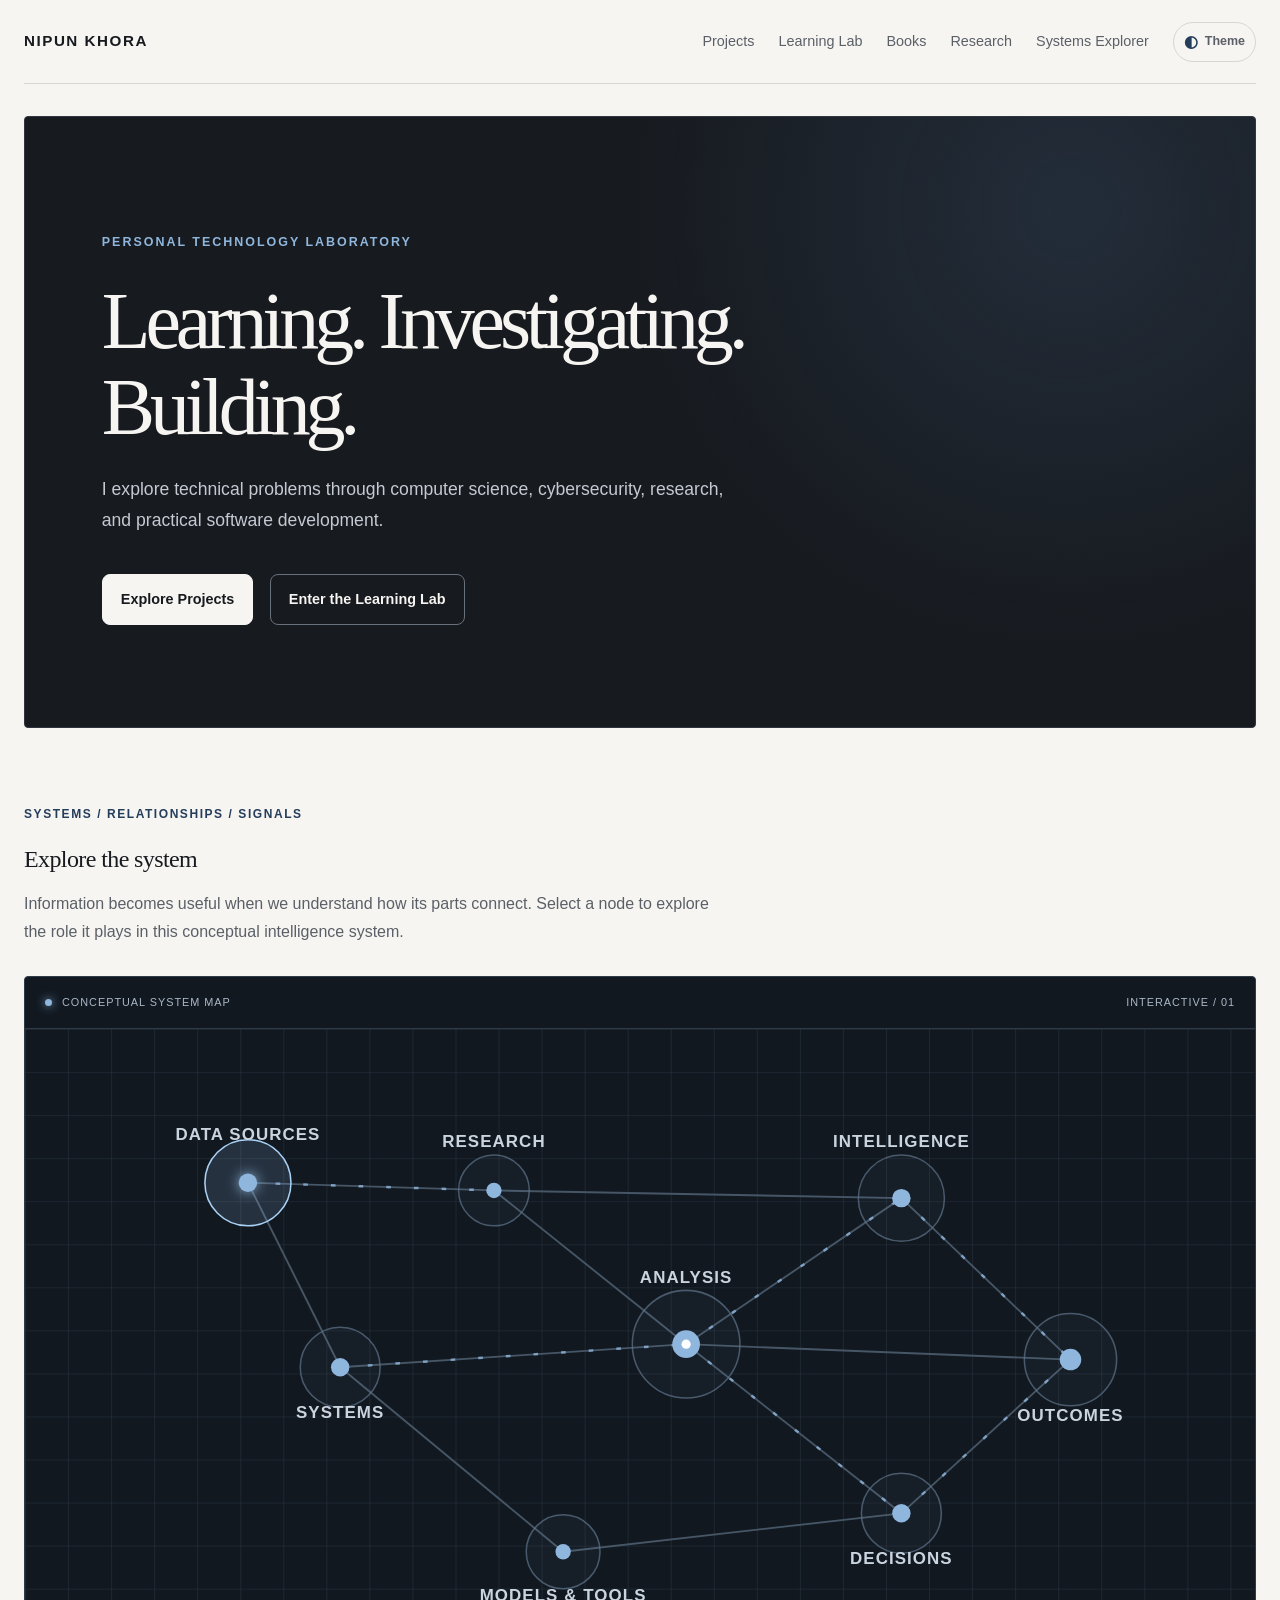
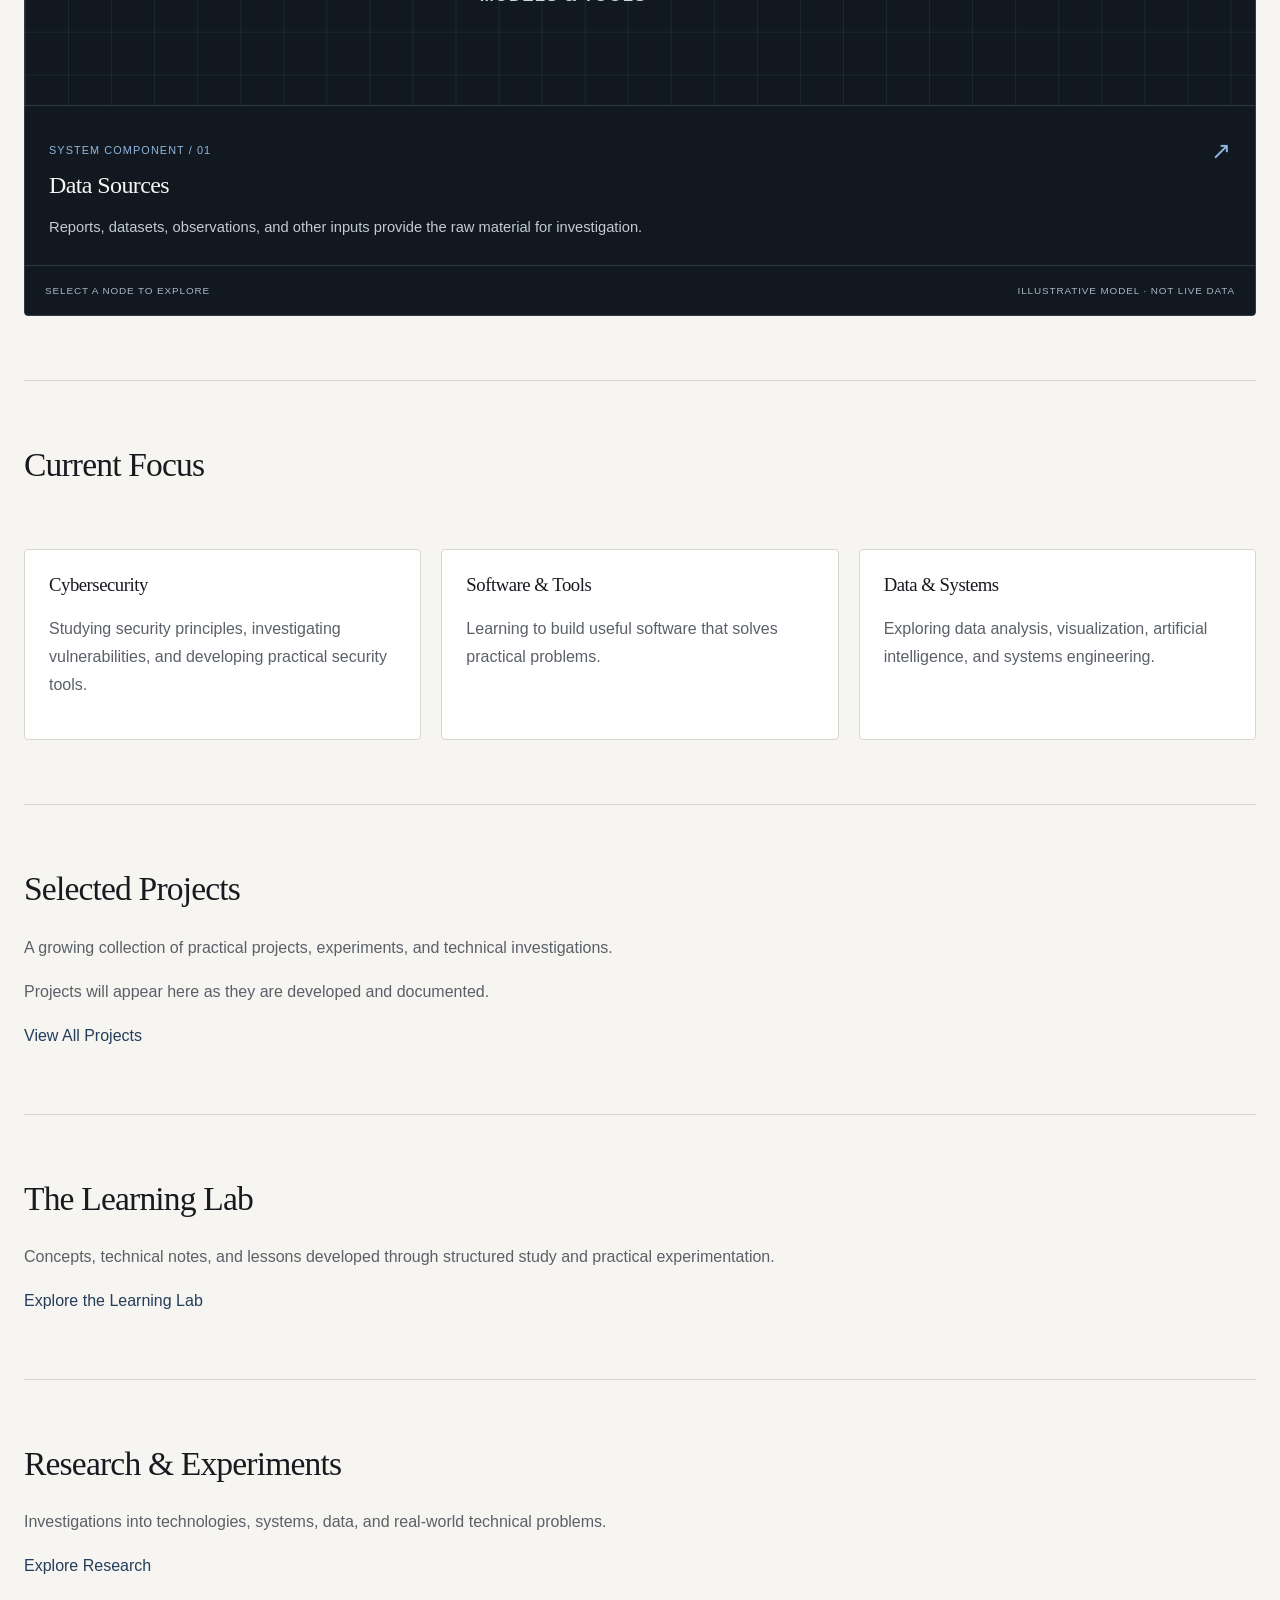
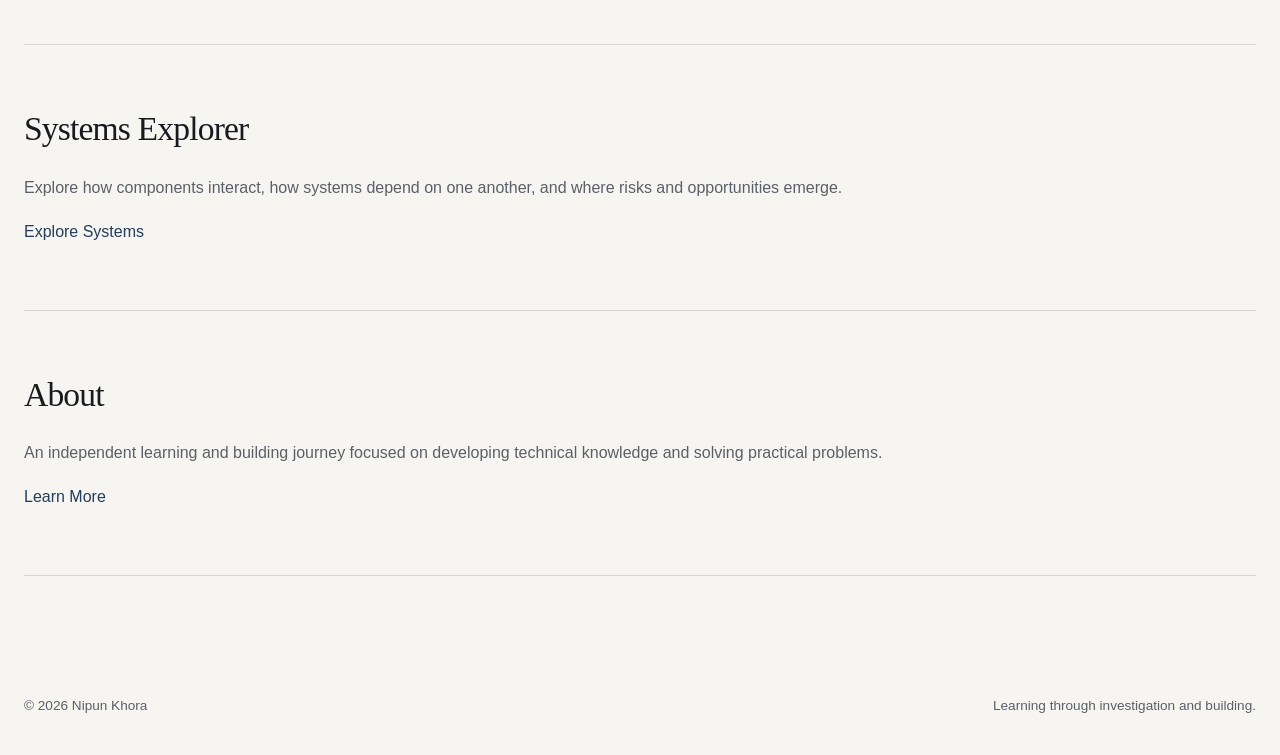
<file: index.html>
<!DOCTYPE html>
<html lang="en">
<head>
    <script src="assets/js/theme.js"></script>
    <link rel="stylesheet" href="assets/css/style.css">
    <meta charset="UTF-8">
    <meta name="viewport" content="width=device-width, initial-scale=1.0">

    <title>Nipun Khora | Technology & Engineering Lab</title>

    <meta name="description" content="Explore the projects, research, experiments, and technical learning of Nipun Khora.">
</head>

<body>

<script src="assets/js/main.js" defer></script>

    <header>
        <a href="index.html">NIPUN KHORA</a>

        <nav>
            <a href="pages/projects.html">Projects</a>
            <a href="pages/learning-lab.html">Learning Lab</a>
            <a href="pages/books.html">Books</a>
            <a href="pages/research.html">Research</a>
            <a href="pages/systems-explorer.html">Systems Explorer</a>
        </nav>
    </header>

    <main>

        <section id="hero">
            <p>PERSONAL TECHNOLOGY LABORATORY</p>

            <h1>Learning. Investigating. Building.</h1>

            <p>
                I explore technical problems through computer science,
                cybersecurity, research, and practical software development.
            </p>

            <a href="pages/projects.html">Explore Projects</a>
            <a href="pages/learning-lab.html">Enter the Learning Lab</a>
        </section>

<section id="network-map" aria-labelledby="network-title">
    <div class="network-heading">
        <p class="eyebrow">SYSTEMS / RELATIONSHIPS / SIGNALS</p>
        <h2 id="network-title">Explore the system</h2>
        <p>
            Information becomes useful when we understand
            how its parts connect. Select a node to explore
            the role it plays in this conceptual intelligence system.
        </p>
    </div>

    <div class="network-panel">
        <div class="network-status">
            <span class="status-indicator"></span>
            CONCEPTUAL SYSTEM MAP
            <span class="network-status-right">INTERACTIVE / 01</span>
        </div>

        <div class="network-canvas">
            <svg id="systems-svg"
                 viewBox="0 0 800 440"
                 role="group"
                 aria-label="Interactive network of data sources, analysis, systems, and outcomes">

                <defs>
                    <pattern id="network-grid"
                             width="28" height="28"
                             patternUnits="userSpaceOnUse">
                        <path d="M 28 0 L 0 0 0 28"
                              fill="none"
                              stroke="#283440"
                              stroke-width="0.7"/>
                    </pattern>

                    <filter id="node-glow"
                            x="-100%" y="-100%"
                            width="300%" height="300%">
                        <feGaussianBlur stdDeviation="4"
                                        result="blur"/>
                        <feMerge>
                            <feMergeNode in="blur"/>
                            <feMergeNode in="SourceGraphic"/>
                        </feMerge>
                    </filter>
                </defs>

                <rect width="800" height="440"
                      fill="url(#network-grid)"/>

                <g class="network-connections">
                    <path d="M145 100 L305 105"/>
                    <path d="M145 100 L205 220"/>
                    <path d="M305 105 L430 205"/>
                    <path d="M205 220 L430 205"/>
                    <path d="M205 220 L350 340"/>
                    <path d="M430 205 L570 110"/>
                    <path d="M430 205 L570 315"/>
                    <path d="M350 340 L570 315"/>
                    <path d="M570 110 L680 215"/>
                    <path d="M570 315 L680 215"/>
                    <path d="M305 105 L570 110"/>
                    <path d="M430 205 L680 215"/>
                </g>

                <g class="network-signals">
                    <path d="M145 100 L305 105"/>
                    <path d="M205 220 L430 205"/>
                    <path d="M430 205 L570 110"/>
                    <path d="M430 205 L570 315"/>
                    <path d="M570 110 L680 215"/>
                    <path d="M570 315 L680 215"/>
                </g>

                <g class="network-node is-selected"
                   data-node="sources"
                   tabindex="0" role="button"
                   aria-label="Data sources">
                    <circle class="node-halo" cx="145" cy="100" r="28"/>
                    <circle class="node-core" cx="145" cy="100" r="6"/>
                    <text x="145" y="72" text-anchor="middle">DATA SOURCES</text>
                </g>

                <g class="network-node"
                   data-node="research"
                   tabindex="0" role="button"
                   aria-label="Research">
                    <circle class="node-halo" cx="305" cy="105" r="23"/>
                    <circle class="node-core" cx="305" cy="105" r="5"/>
                    <text x="305" y="77" text-anchor="middle">RESEARCH</text>
                </g>

                <g class="network-node"
                   data-node="systems"
                   tabindex="0" role="button"
                   aria-label="Systems">
                    <circle class="node-halo" cx="205" cy="220" r="26"/>
                    <circle class="node-core" cx="205" cy="220" r="6"/>
                    <text x="205" y="253" text-anchor="middle">SYSTEMS</text>
                </g>

                <g class="network-node"
                   data-node="analysis"
                   tabindex="0" role="button"
                   aria-label="Analysis">
                    <circle class="node-halo" cx="430" cy="205" r="35"/>
                    <circle class="node-core" cx="430" cy="205" r="9"/>
                    <circle class="node-center" cx="430" cy="205" r="3"/>
                    <text x="430" y="165" text-anchor="middle">ANALYSIS</text>
                </g>

                <g class="network-node"
                   data-node="models"
                   tabindex="0" role="button"
                   aria-label="Models and tools">
                    <circle class="node-halo" cx="350" cy="340" r="24"/>
                    <circle class="node-core" cx="350" cy="340" r="5"/>
                    <text x="350" y="372" text-anchor="middle">MODELS &amp; TOOLS</text>
                </g>

                <g class="network-node"
                   data-node="intelligence"
                   tabindex="0" role="button"
                   aria-label="Intelligence">
                    <circle class="node-halo" cx="570" cy="110" r="28"/>
                    <circle class="node-core" cx="570" cy="110" r="6"/>
                    <text x="570" y="77" text-anchor="middle">INTELLIGENCE</text>
                </g>

                <g class="network-node"
                   data-node="decisions"
                   tabindex="0" role="button"
                   aria-label="Decisions">
                    <circle class="node-halo" cx="570" cy="315" r="26"/>
                    <circle class="node-core" cx="570" cy="315" r="6"/>
                    <text x="570" y="348" text-anchor="middle">DECISIONS</text>
                </g>

                <g class="network-node"
                   data-node="outcomes"
                   tabindex="0" role="button"
                   aria-label="Outcomes">
                    <circle class="node-halo" cx="680" cy="215" r="30"/>
                    <circle class="node-core" cx="680" cy="215" r="7"/>
                    <text x="680" y="255" text-anchor="middle">OUTCOMES</text>
                </g>
            </svg>
        </div>

        <div class="network-detail" aria-live="polite">
            <div>
                <p class="network-detail-label" id="node-category">
                    SYSTEM COMPONENT / 01
                </p>
                <h3 id="node-title">Data Sources</h3>
                <p id="node-description">
                    Reports, datasets, observations, and other
                    inputs provide the raw material for investigation.
                </p>
            </div>
            <span class="network-detail-mark" aria-hidden="true">↗</span>
        </div>

        <div class="network-footer">
            <span>SELECT A NODE TO EXPLORE</span>
            <span>ILLUSTRATIVE MODEL · NOT LIVE DATA</span>
        </div>
    </div>
</section>

        <section id="focus">
            <h2>Current Focus</h2>

            <article>
                <h3>Cybersecurity</h3>
                <p>Studying security principles, investigating vulnerabilities, and developing practical security tools.</p>
            </article>

            <article>
                <h3>Software & Tools</h3>
                <p>Learning to build useful software that solves practical problems.</p>
            </article>

            <article>
                <h3>Data & Systems</h3>
                <p>Exploring data analysis, visualization, artificial intelligence, and systems engineering.</p>
            </article>
        </section>

        <section id="projects">
            <h2>Selected Projects</h2>

            <p>
                A growing collection of practical projects, experiments,
                and technical investigations.
            </p>

            <p>Projects will appear here as they are developed and documented.</p>

            <a href="pages/projects.html">View All Projects</a>
        </section>

        <section id="learning">
            <h2>The Learning Lab</h2>

            <p>
                Concepts, technical notes, and lessons developed through
                structured study and practical experimentation.
            </p>

            <a href="pages/learning-lab.html">Explore the Learning Lab</a>
        </section>

        <section id="research">
            <h2>Research & Experiments</h2>

            <p>
                Investigations into technologies, systems, data,
                and real-world technical problems.
            </p>

            <a href="pages/research.html">Explore Research</a>
        </section>


<section id="systems-explorer">
    <h2>Systems Explorer</h2>

    <p>
        Explore how components interact, how systems depend
        on one another, and where risks and opportunities emerge.
    </p>

    <a href="pages/systems-explorer.html">
        Explore Systems
    </a>
</section>


        <section id="about">
            <h2>About</h2>

            <p>
                An independent learning and building journey focused on
                developing technical knowledge and solving practical problems.
            </p>

            <a href="pages/about.html">Learn More</a>
        </section>

    </main>

    <footer>
        <p>&copy; 2026 Nipun Khora</p>
        <p>Learning through investigation and building.</p>
    </footer>

</body>
</html>
</file>
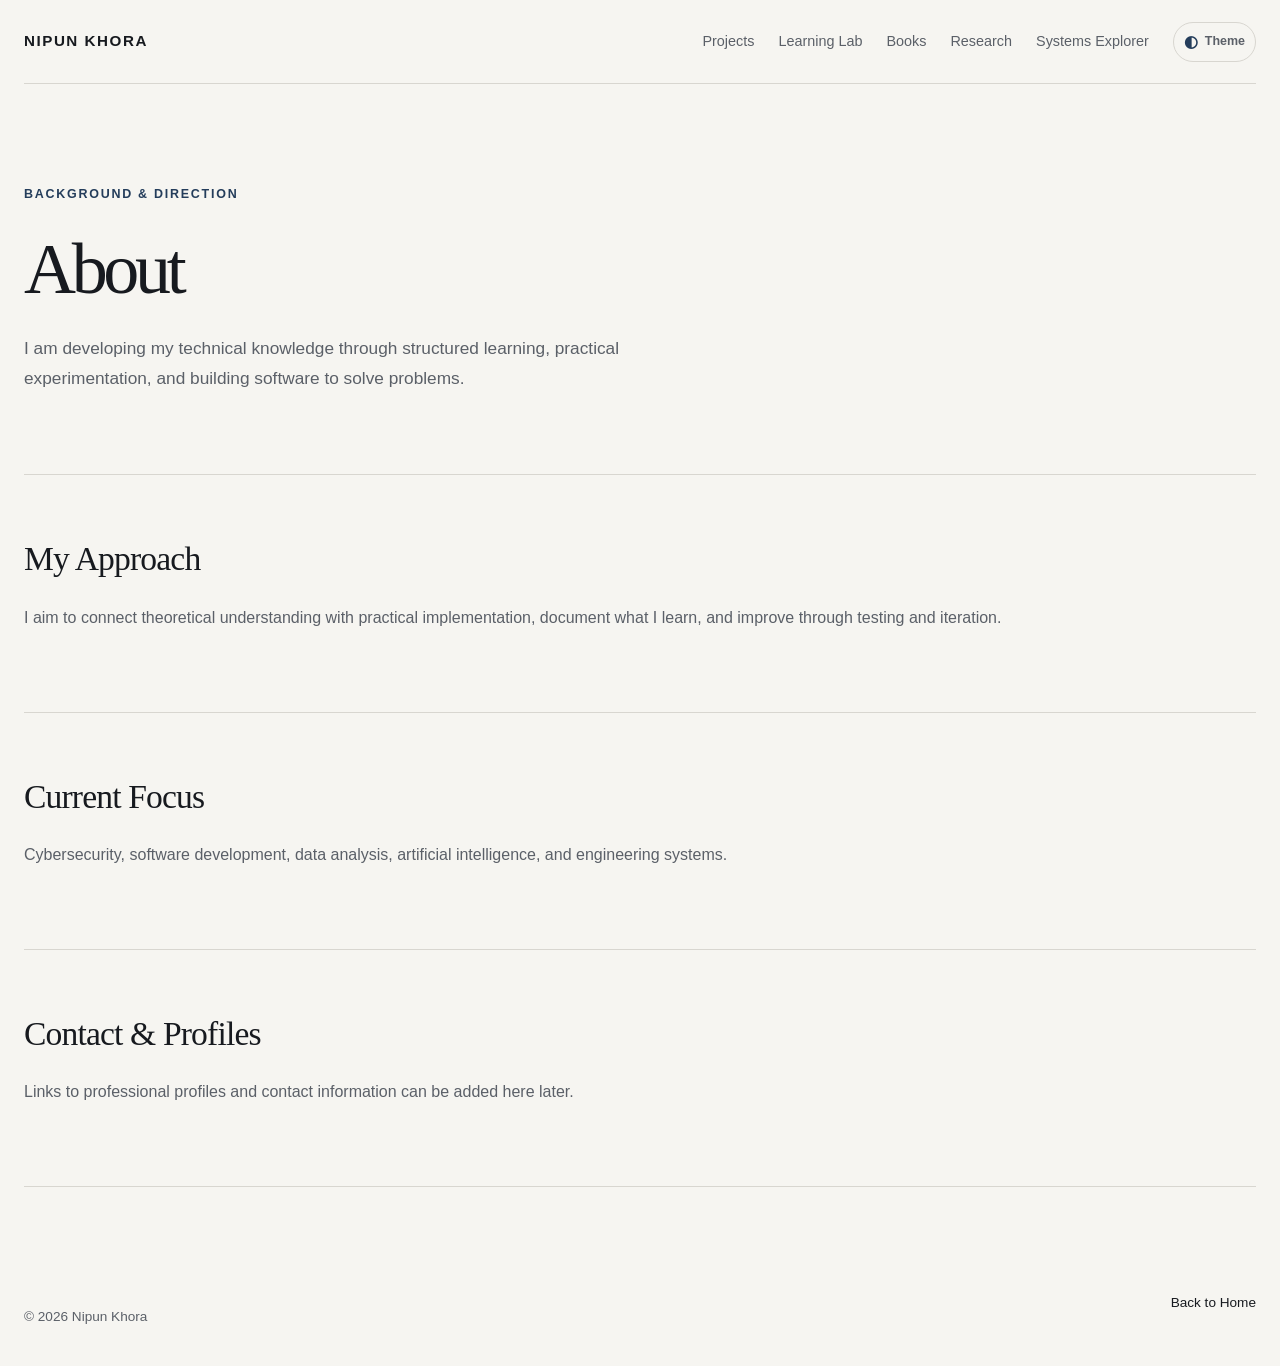
<file: pages/about.html>
<!DOCTYPE html>
<html lang="en">
<head>
    <meta charset="UTF-8">
    <meta name="viewport" content="width=device-width, initial-scale=1.0">
    <script src="../assets/js/theme.js"></script>
    <title>About | Nipun Khora</title>
    <meta name="description" content="Learn about Nipun Khora's technical learning journey, projects, and approach to solving problems.">
    <link rel="stylesheet" href="../assets/css/style.css">
</head>
<body>
    <header>
        <a href="../index.html">NIPUN KHORA</a>
        <nav aria-label="Main navigation">
            <a href="projects.html">Projects</a>
            <a href="learning-lab.html">Learning Lab</a>
            <a href="books.html">Books</a>
            <a href="research.html">Research</a>
            <a href="systems-explorer.html">Systems Explorer</a>
        </nav>
    </header>

    <main>
        <section>
            <p>BACKGROUND & DIRECTION</p>
            <h1>About</h1>
            <p>
                I am developing my technical knowledge through
                structured learning, practical experimentation,
                and building software to solve problems.
            </p>
        </section>

        <section>
            <h2>My Approach</h2>
            <p>
                I aim to connect theoretical understanding with
                practical implementation, document what I learn,
                and improve through testing and iteration.
            </p>
        </section>

        <section>
            <h2>Current Focus</h2>
            <p>
                Cybersecurity, software development, data analysis,
                artificial intelligence, and engineering systems.
            </p>
        </section>

        <section>
            <h2>Contact & Profiles</h2>
            <p>Links to professional profiles and contact information can be added here later.</p>
        </section>
    </main>

    <footer>
        <p>&copy; 2026 Nipun Khora</p>
        <a href="../index.html">Back to Home</a>
    </footer>
</body>
</html>
</file>
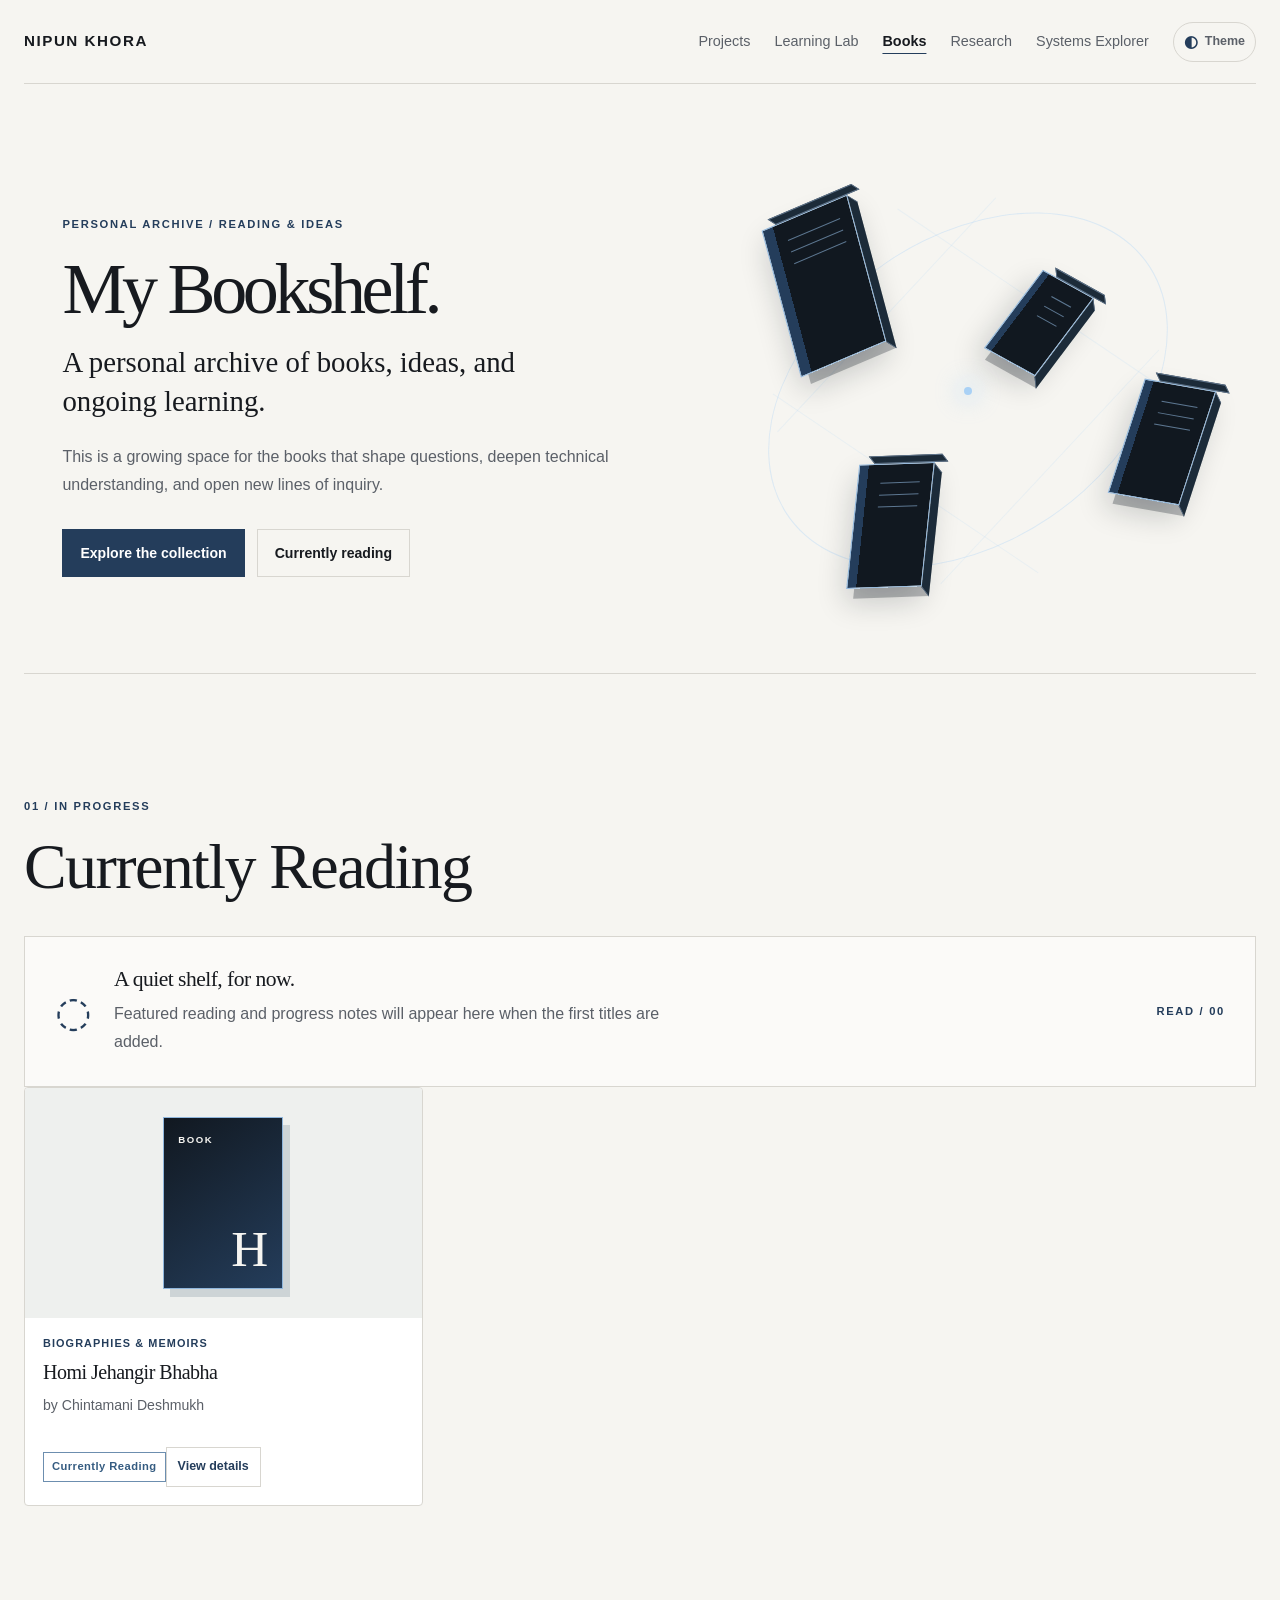
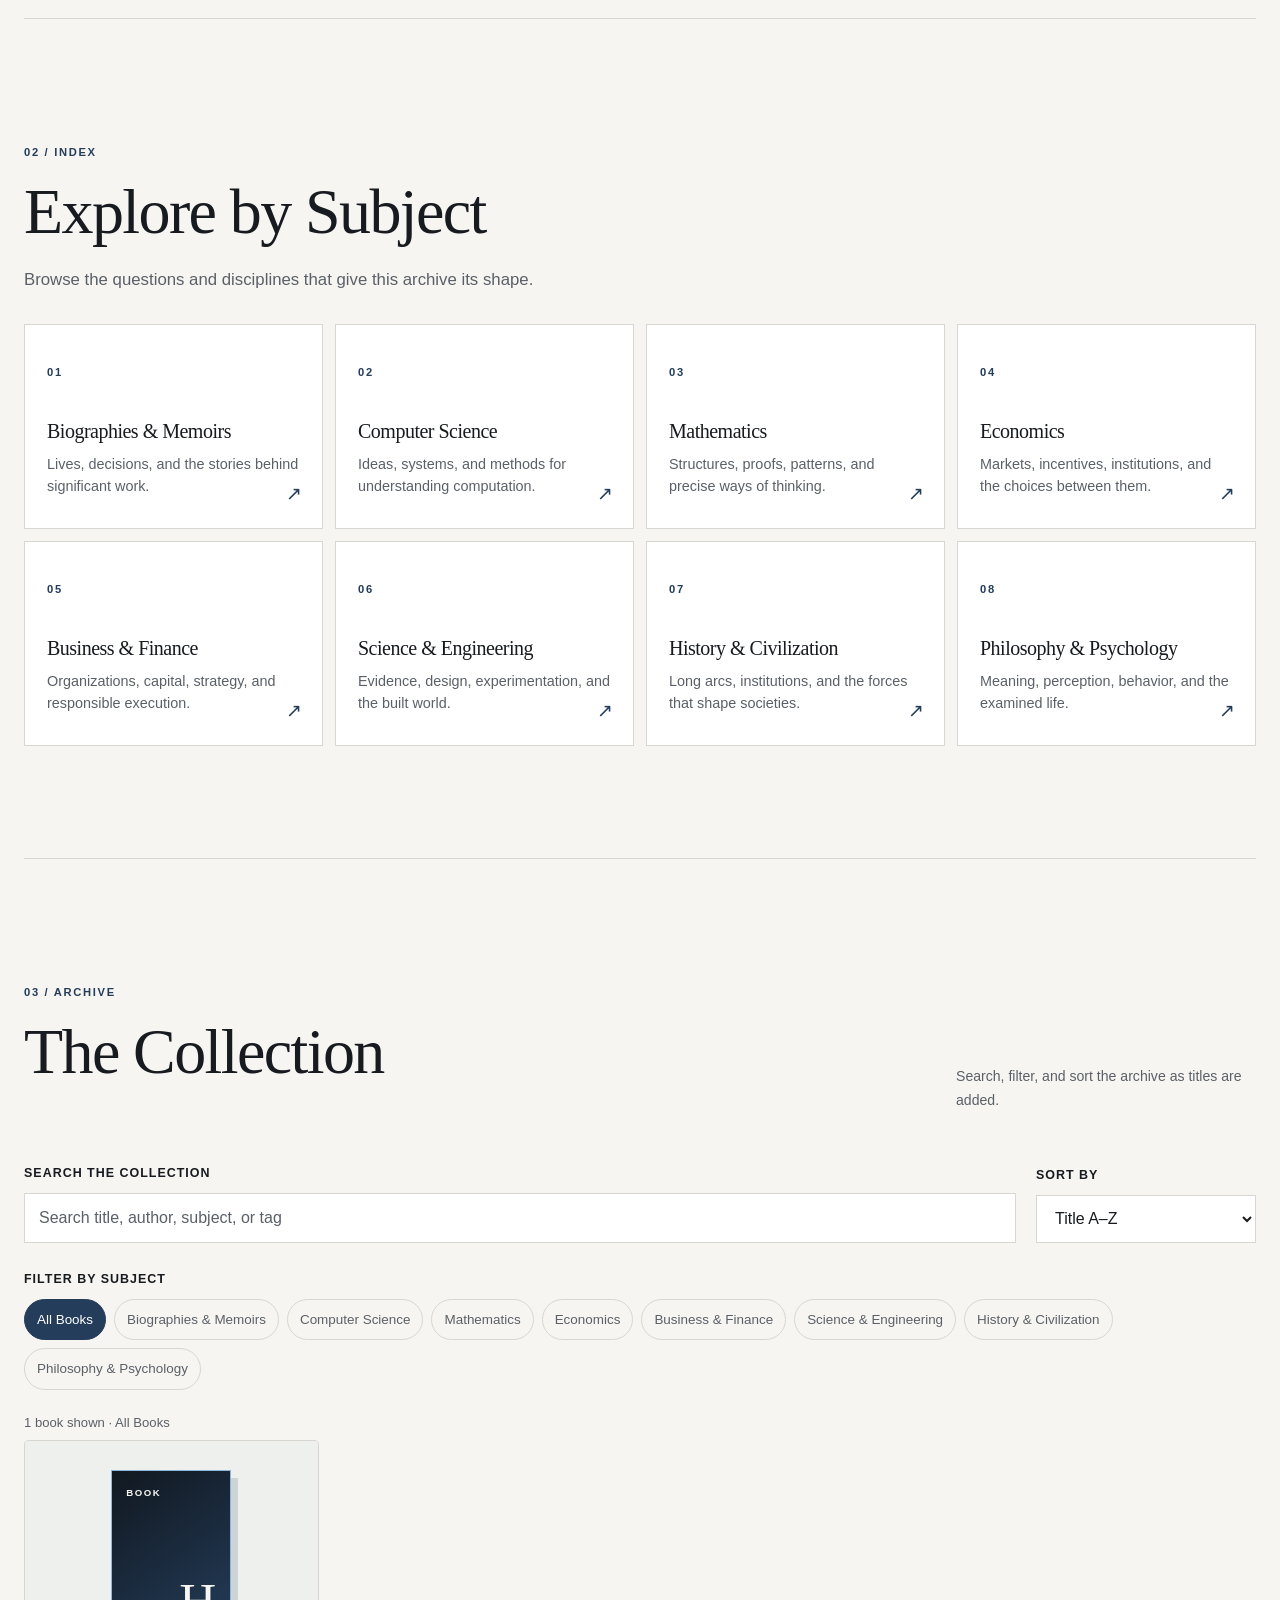
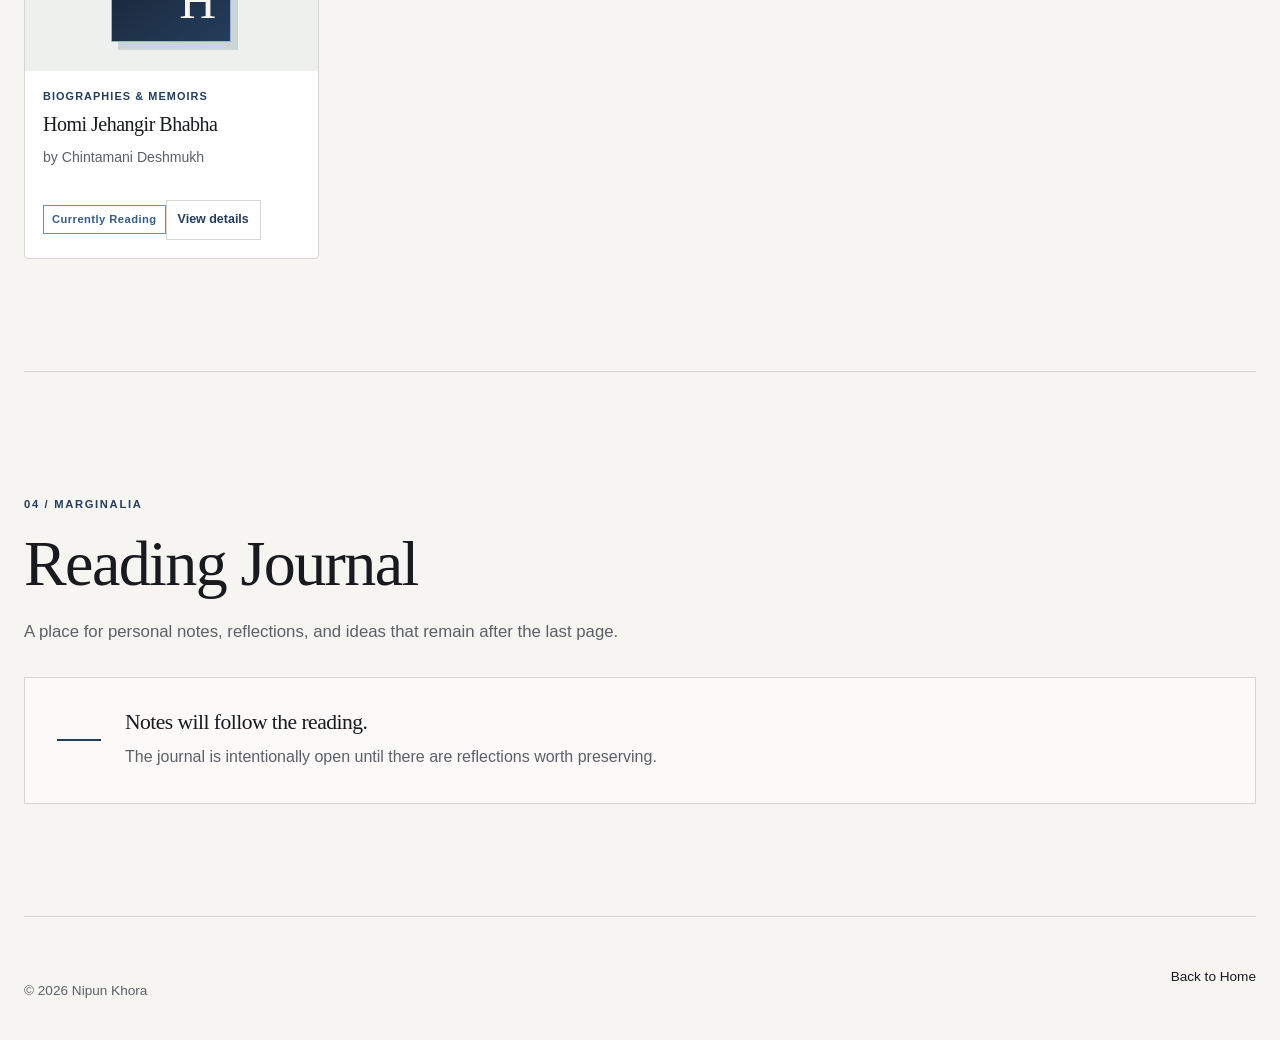
<file: pages/books.html>
<!DOCTYPE html>
<html lang="en">
<head>
    <meta charset="UTF-8">
    <meta name="viewport" content="width=device-width, initial-scale=1.0">
    <script src="../assets/js/theme.js"></script>
    <title>Bookshelf | Nipun Khora</title>
    <meta name="description" content="A personal archive of books, ideas, and ongoing learning by Nipun Khora.">
    <link rel="stylesheet" href="../assets/css/style.css">
    <link rel="stylesheet" href="../assets/css/books.css">
    <script src="../assets/js/books.js?v=20261108" defer></script>
</head>
<body class="books-page">
    <header>
        <a href="../index.html">NIPUN KHORA</a>
        <nav aria-label="Main navigation">
            <a href="projects.html">Projects</a>
            <a href="learning-lab.html">Learning Lab</a>
            <a href="books.html" aria-current="page">Books</a>
            <a href="research.html">Research</a>
            <a href="systems-explorer.html">Systems Explorer</a>
        </nav>
    </header>

    <main>
        <section class="books-hero" aria-labelledby="books-title">
            <div class="books-hero-copy">
                <p class="books-kicker">PERSONAL ARCHIVE / READING &amp; IDEAS</p>
                <h1 id="books-title">My Bookshelf.</h1>
                <p class="books-lede">A personal archive of books, ideas, and ongoing learning.</p>
                <p class="books-intro">
                    This is a growing space for the books that shape questions,
                    deepen technical understanding, and open new lines of inquiry.
                </p>
                <div class="books-actions" aria-label="Bookshelf links">
                    <a class="books-button books-button-primary" href="#collection">Explore the collection</a>
                    <a class="books-button" href="#currently-reading">Currently reading</a>
                </div>
            </div>

            <div class="books-orbit" aria-hidden="true">
                <span class="orbit-line orbit-line-one"></span>
                <span class="orbit-line orbit-line-two"></span>
                <span class="floating-book floating-book-one"><span></span></span>
                <span class="floating-book floating-book-two"><span></span></span>
                <span class="floating-book floating-book-three"><span></span></span>
                <span class="floating-book floating-book-four"><span></span></span>
            </div>
        </section>

        <section id="currently-reading" class="books-section books-reading" aria-labelledby="reading-title">
            <div class="section-heading">
                <p class="books-kicker">01 / IN PROGRESS</p>
                <h2 id="reading-title">Currently Reading</h2>
            </div>
            <div class="empty-state empty-state-reading">
                <span class="empty-mark" aria-hidden="true">◌</span>
                <div>
                    <h3>A quiet shelf, for now.</h3>
                    <p>Featured reading and progress notes will appear here when the first titles are added.</p>
                </div>
                <span class="empty-index">READ / 00</span>
            </div>
            <div id="currently-reading-list" class="currently-reading-list" aria-live="polite"></div>
        </section>

        <section class="books-section" aria-labelledby="subjects-title">
            <div class="section-heading section-heading-wide">
                <p class="books-kicker">02 / INDEX</p>
                <h2 id="subjects-title">Explore by Subject</h2>
                <p>Browse the questions and disciplines that give this archive its shape.</p>
            </div>
            <div class="subject-grid">
                <button class="subject-card" type="button" data-category="Biographies &amp; Memoirs"><span class="subject-number">01</span><h3>Biographies &amp; Memoirs</h3><p>Lives, decisions, and the stories behind significant work.</p><span class="subject-arrow" aria-hidden="true">↗</span></button>
                <button class="subject-card" type="button" data-category="Computer Science"><span class="subject-number">02</span><h3>Computer Science</h3><p>Ideas, systems, and methods for understanding computation.</p><span class="subject-arrow" aria-hidden="true">↗</span></button>
                <button class="subject-card" type="button" data-category="Mathematics"><span class="subject-number">03</span><h3>Mathematics</h3><p>Structures, proofs, patterns, and precise ways of thinking.</p><span class="subject-arrow" aria-hidden="true">↗</span></button>
                <button class="subject-card" type="button" data-category="Economics"><span class="subject-number">04</span><h3>Economics</h3><p>Markets, incentives, institutions, and the choices between them.</p><span class="subject-arrow" aria-hidden="true">↗</span></button>
                <button class="subject-card" type="button" data-category="Business &amp; Finance"><span class="subject-number">05</span><h3>Business &amp; Finance</h3><p>Organizations, capital, strategy, and responsible execution.</p><span class="subject-arrow" aria-hidden="true">↗</span></button>
                <button class="subject-card" type="button" data-category="Science &amp; Engineering"><span class="subject-number">06</span><h3>Science &amp; Engineering</h3><p>Evidence, design, experimentation, and the built world.</p><span class="subject-arrow" aria-hidden="true">↗</span></button>
                <button class="subject-card" type="button" data-category="History &amp; Civilization"><span class="subject-number">07</span><h3>History &amp; Civilization</h3><p>Long arcs, institutions, and the forces that shape societies.</p><span class="subject-arrow" aria-hidden="true">↗</span></button>
                <button class="subject-card" type="button" data-category="Philosophy &amp; Psychology"><span class="subject-number">08</span><h3>Philosophy &amp; Psychology</h3><p>Meaning, perception, behavior, and the examined life.</p><span class="subject-arrow" aria-hidden="true">↗</span></button>
            </div>
        </section>

        <section id="collection" class="books-section collection-section" aria-labelledby="collection-title">
            <div class="collection-heading">
                <div class="section-heading">
                    <p class="books-kicker">03 / ARCHIVE</p>
                    <h2 id="collection-title">The Collection</h2>
                </div>
                <p class="collection-note">Search, filter, and sort the archive as titles are added.</p>
            </div>
            <div class="catalog-toolbar" aria-label="Catalog controls">
                <div class="catalog-search">
                    <label for="book-search">Search the collection</label>
                    <div class="search-field">
                        <input id="book-search" type="search" placeholder="Search title, author, subject, or tag" autocomplete="off">
                        <button id="clear-search" class="clear-search" type="button" aria-label="Clear search" hidden>Clear</button>
                    </div>
                </div>
                <div class="catalog-sort">
                    <label for="book-sort">Sort by</label>
                    <select id="book-sort">
                        <option value="title-asc">Title A–Z</option>
                        <option value="title-desc">Title Z–A</option>
                        <option value="author-asc">Author A–Z</option>
                        <option value="recent">Recently Added</option>
                    </select>
                </div>
            </div>
            <div class="category-filter" aria-labelledby="category-filter-label">
                <span id="category-filter-label" class="filter-label">Filter by subject</span>
                <div class="category-filter-list">
                    <button class="category-filter-button is-active" type="button" data-category="" aria-pressed="true">All Books</button>
                    <button class="category-filter-button" type="button" data-category="Biographies &amp; Memoirs" aria-pressed="false">Biographies &amp; Memoirs</button>
                    <button class="category-filter-button" type="button" data-category="Computer Science" aria-pressed="false">Computer Science</button>
                    <button class="category-filter-button" type="button" data-category="Mathematics" aria-pressed="false">Mathematics</button>
                    <button class="category-filter-button" type="button" data-category="Economics" aria-pressed="false">Economics</button>
                    <button class="category-filter-button" type="button" data-category="Business &amp; Finance" aria-pressed="false">Business &amp; Finance</button>
                    <button class="category-filter-button" type="button" data-category="Science &amp; Engineering" aria-pressed="false">Science &amp; Engineering</button>
                    <button class="category-filter-button" type="button" data-category="History &amp; Civilization" aria-pressed="false">History &amp; Civilization</button>
                    <button class="category-filter-button" type="button" data-category="Philosophy &amp; Psychology" aria-pressed="false">Philosophy &amp; Psychology</button>
                </div>
            </div>
            <p id="catalog-status" class="catalog-status" role="status" aria-live="polite"></p>
            <div id="book-grid" class="book-grid" aria-live="polite"></div>
            <div id="catalog-empty" class="catalog-state collection-empty">
                <div class="collection-signal" aria-hidden="true"><span></span><span></span><span></span></div>
                <h3 id="catalog-empty-title">The collection is being assembled.</h3>
                <p id="catalog-empty-message">No book entries have been added yet. This shelf will become a searchable catalog when the reading data is ready.</p>
                <span id="catalog-empty-index" class="empty-index">CATALOG / 00 ITEMS</span>
            </div>
        </section>

        <section class="books-section journal-section" aria-labelledby="journal-title">
            <div class="section-heading section-heading-wide">
                <p class="books-kicker">04 / MARGINALIA</p>
                <h2 id="journal-title">Reading Journal</h2>
                <p>A place for personal notes, reflections, and ideas that remain after the last page.</p>
            </div>
            <div class="empty-state journal-empty">
                <span class="journal-line" aria-hidden="true"></span>
                <div>
                    <h3>Notes will follow the reading.</h3>
                    <p>The journal is intentionally open until there are reflections worth preserving.</p>
                </div>
            </div>
        </section>
    </main>

    <dialog id="book-details-dialog" class="book-details-dialog" aria-labelledby="book-details-title">
        <div class="book-details-shell">
            <button id="book-details-close" class="book-details-close" type="button" aria-label="Close book details">Close</button>
            <div id="book-details-content" class="book-details-content"></div>
        </div>
    </dialog>

    <footer>
        <p>&copy; 2026 Nipun Khora</p>
        <a href="../index.html">Back to Home</a>
    </footer>
</body>
</html>
</file>
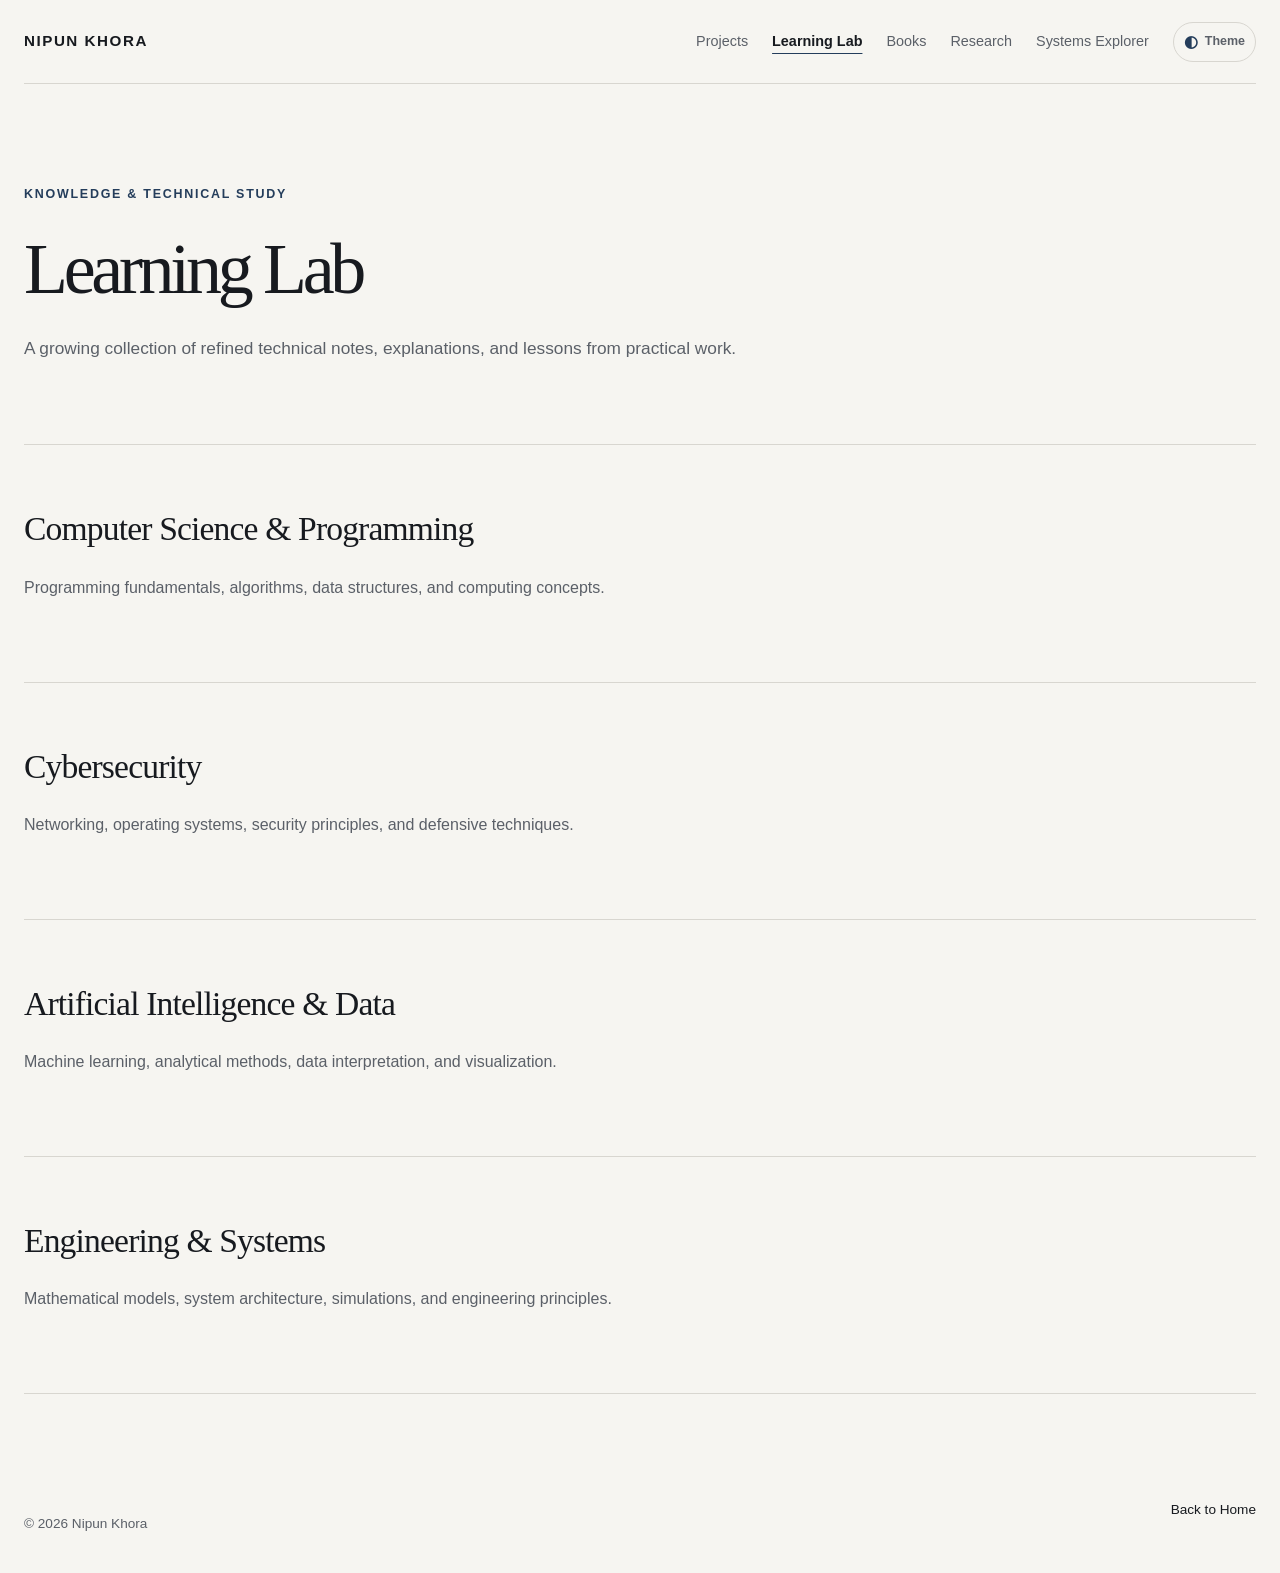
<file: pages/learning-lab.html>
<!DOCTYPE html>
<html lang="en">
<head>
    <meta charset="UTF-8">
    <meta name="viewport" content="width=device-width, initial-scale=1.0">
    <script src="../assets/js/theme.js"></script>
    <title>Learning Lab | Nipun Khora</title>
    <meta name="description" content="Technical notes and explanations developed through structured learning and experimentation.">
    <link rel="stylesheet" href="../assets/css/style.css">
</head>
<body>
   
<header>
    <a href="../index.html">NIPUN KHORA</a>

    <nav aria-label="Main navigation">
        <a href="projects.html">Projects</a>
        <a href="learning-lab.html" aria-current="page">Learning Lab</a>
        <a href="books.html">Books</a>
        <a href="research.html">Research</a>
        <a href="systems-explorer.html">Systems Explorer</a>
    </nav>
</header>


    <main>
        <section>
            <p>KNOWLEDGE & TECHNICAL STUDY</p>
            <h1>Learning Lab</h1>
            <p>
                A growing collection of refined technical notes,
                explanations, and lessons from practical work.
            </p>
        </section>

        <section>
            <h2>Computer Science & Programming</h2>
            <p>Programming fundamentals, algorithms, data structures, and computing concepts.</p>
        </section>

        <section>
            <h2>Cybersecurity</h2>
            <p>Networking, operating systems, security principles, and defensive techniques.</p>
        </section>

        <section>
            <h2>Artificial Intelligence & Data</h2>
            <p>Machine learning, analytical methods, data interpretation, and visualization.</p>
        </section>

        <section>
            <h2>Engineering & Systems</h2>
            <p>Mathematical models, system architecture, simulations, and engineering principles.</p>
        </section>
    </main>

    <footer>
        <p>&copy; 2026 Nipun Khora</p>
        <a href="../index.html">Back to Home</a>
    </footer>
</body>
</html>
</file>
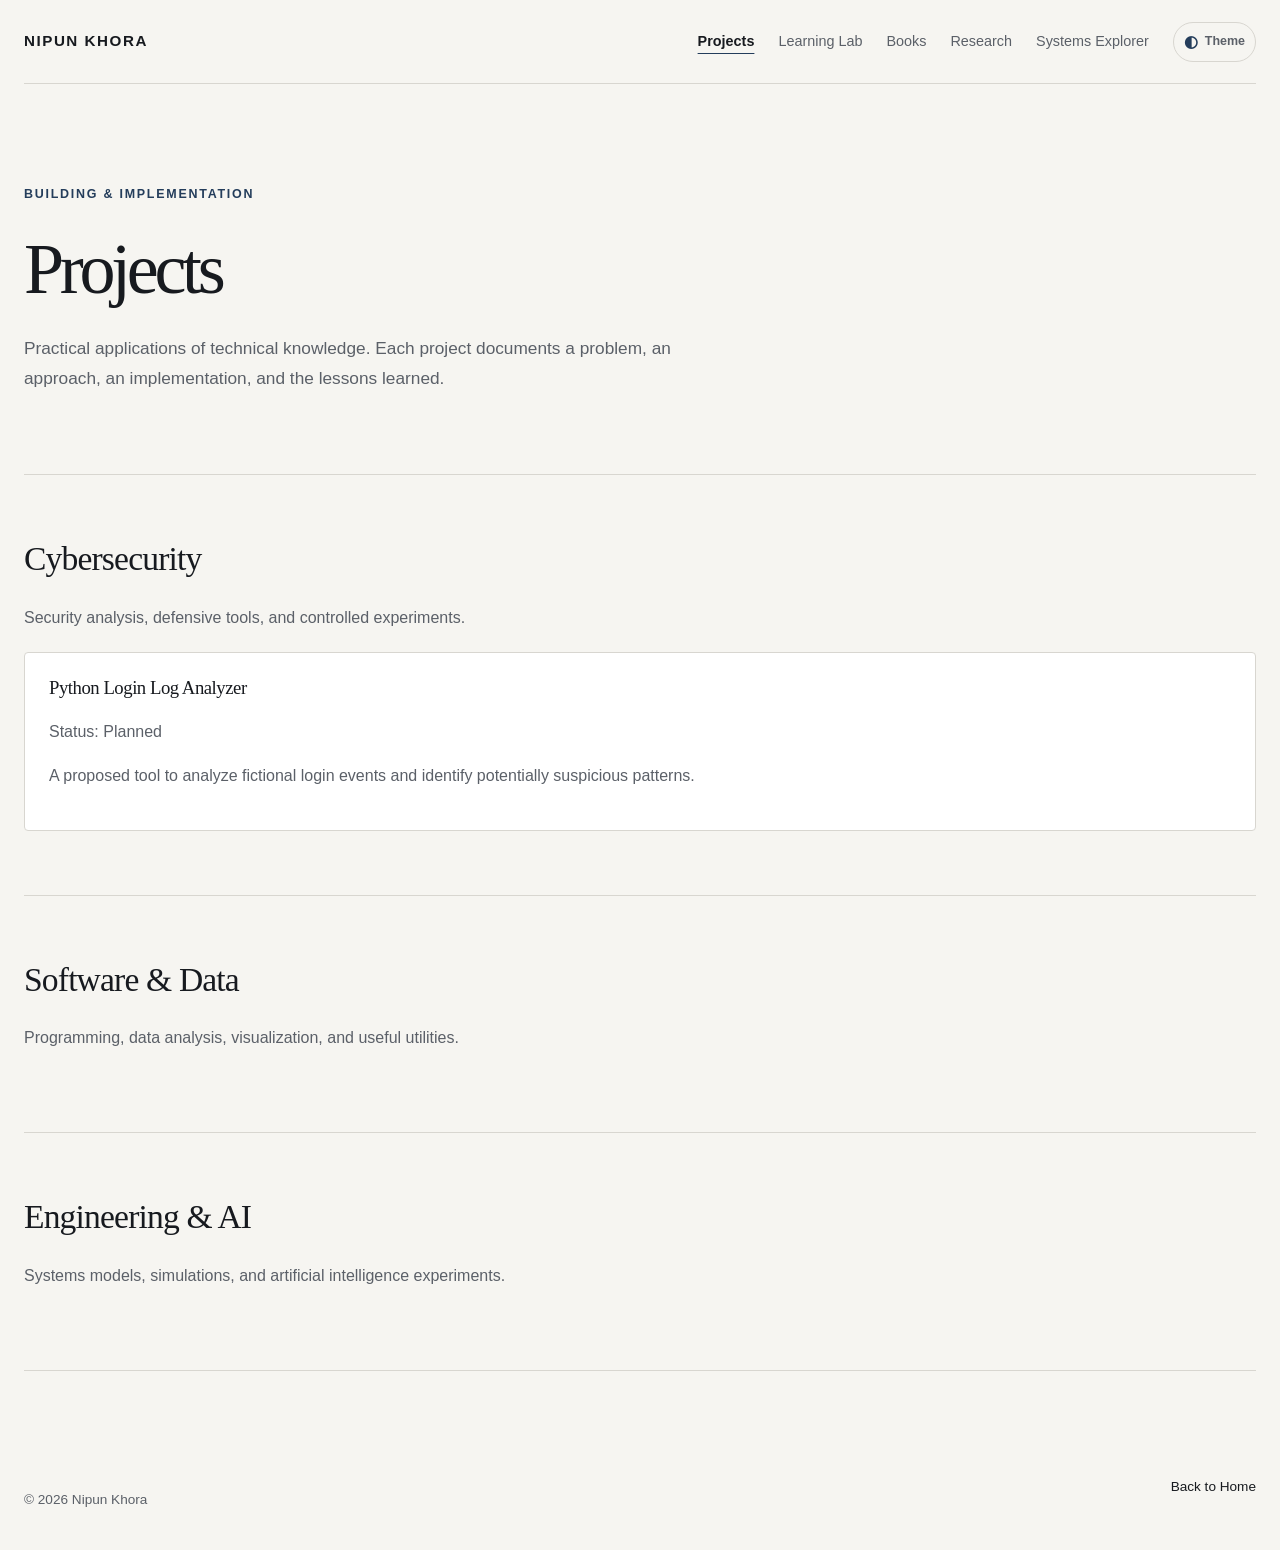
<file: pages/projects.html>
<!DOCTYPE html>
<html lang="en">
<head>
    <meta charset="UTF-8">
    <meta name="viewport" content="width=device-width, initial-scale=1.0">
    <script src="../assets/js/theme.js"></script>
    <title>Projects | Nipun Khora</title>
    <meta name="description" content="Explore software projects, cybersecurity tools, data analysis, and engineering experiments by Nipun Khora.">
    <link rel="stylesheet" href="../assets/css/style.css">
</head>
<body>
    <header>
        <a href="../index.html">NIPUN KHORA</a>
        <nav aria-label="Main navigation">
            <a href="projects.html" aria-current="page">Projects</a>
            <a href="learning-lab.html">Learning Lab</a>
            <a href="books.html">Books</a>
            <a href="research.html">Research</a>
            <a href="systems-explorer.html">Systems Explorer</a>
        </nav>
    </header>

    <main>
        <section>
            <p>BUILDING & IMPLEMENTATION</p>
            <h1>Projects</h1>
            <p>
                Practical applications of technical knowledge.
                Each project documents a problem, an approach,
                an implementation, and the lessons learned.
            </p>
        </section>

        <section>
            <h2>Cybersecurity</h2>
            <p>Security analysis, defensive tools, and controlled experiments.</p>
            <article>
                <h3>Python Login Log Analyzer</h3>
                <p>Status: Planned</p>
                <p>
                    A proposed tool to analyze fictional login events
                    and identify potentially suspicious patterns.
                </p>
            </article>
        </section>

        <section>
            <h2>Software & Data</h2>
            <p>Programming, data analysis, visualization, and useful utilities.</p>
        </section>

        <section>
            <h2>Engineering & AI</h2>
            <p>Systems models, simulations, and artificial intelligence experiments.</p>
        </section>
    </main>

    <footer>
        <p>&copy; 2026 Nipun Khora</p>
        <a href="../index.html">Back to Home</a>
    </footer>
</body>
</html>
</file>
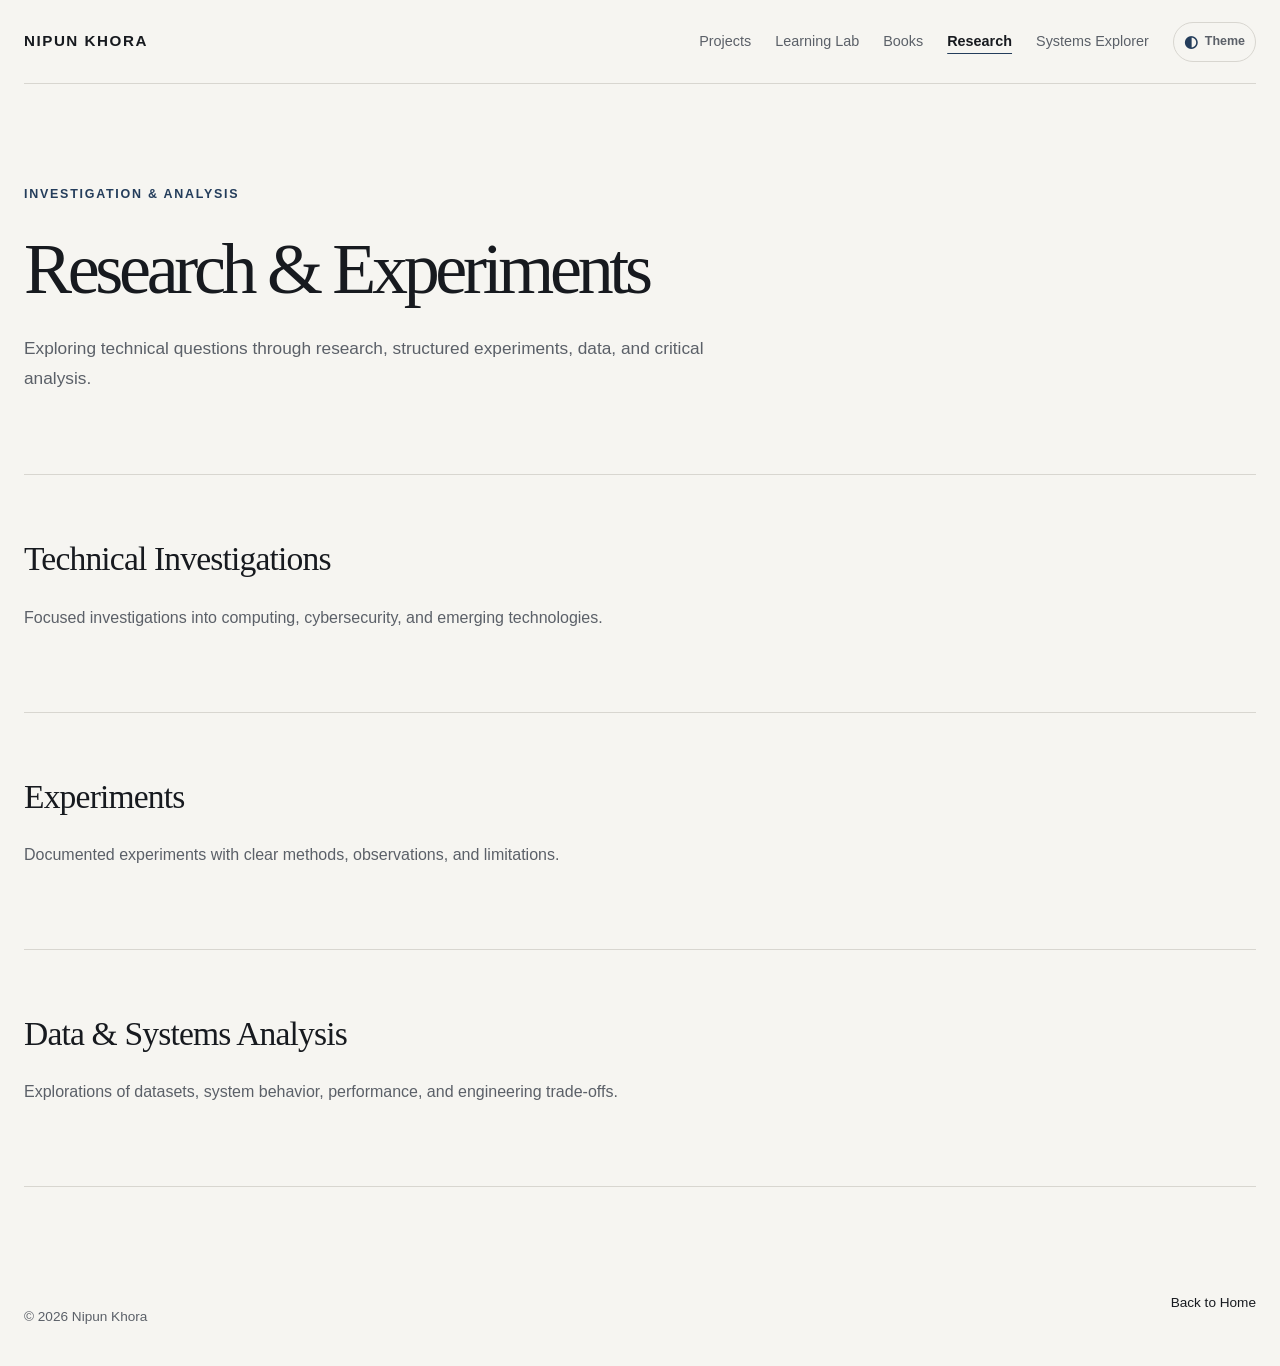
<file: pages/research.html>
<!DOCTYPE html>
<html lang="en">
<head>
    <meta charset="UTF-8">
    <meta name="viewport" content="width=device-width, initial-scale=1.0">
    <script src="../assets/js/theme.js"></script>
    <title>Research | Nipun Khora</title>
    <meta name="description" content="Technical investigations, experiments, and analysis of computing and engineering systems.">
    <link rel="stylesheet" href="../assets/css/style.css">
</head>
<body>
    <header>
        <a href="../index.html">NIPUN KHORA</a>
        <nav aria-label="Main navigation">
            <a href="projects.html">Projects</a>
            <a href="learning-lab.html">Learning Lab</a>
            <a href="books.html">Books</a>
            <a href="research.html" aria-current="page">Research</a>
            <a href="systems-explorer.html">Systems Explorer</a>
        </nav>
    </header>

    <main>
        <section>
            <p>INVESTIGATION & ANALYSIS</p>
            <h1>Research & Experiments</h1>
            <p>
                Exploring technical questions through research,
                structured experiments, data, and critical analysis.
            </p>
        </section>

        <section>
            <h2>Technical Investigations</h2>
            <p>Focused investigations into computing, cybersecurity, and emerging technologies.</p>
        </section>

        <section>
            <h2>Experiments</h2>
            <p>Documented experiments with clear methods, observations, and limitations.</p>
        </section>

        <section>
            <h2>Data & Systems Analysis</h2>
            <p>Explorations of datasets, system behavior, performance, and engineering trade-offs.</p>
        </section>
    </main>

    <footer>
        <p>&copy; 2026 Nipun Khora</p>
        <a href="../index.html">Back to Home</a>
    </footer>
</body>
</html>
</file>
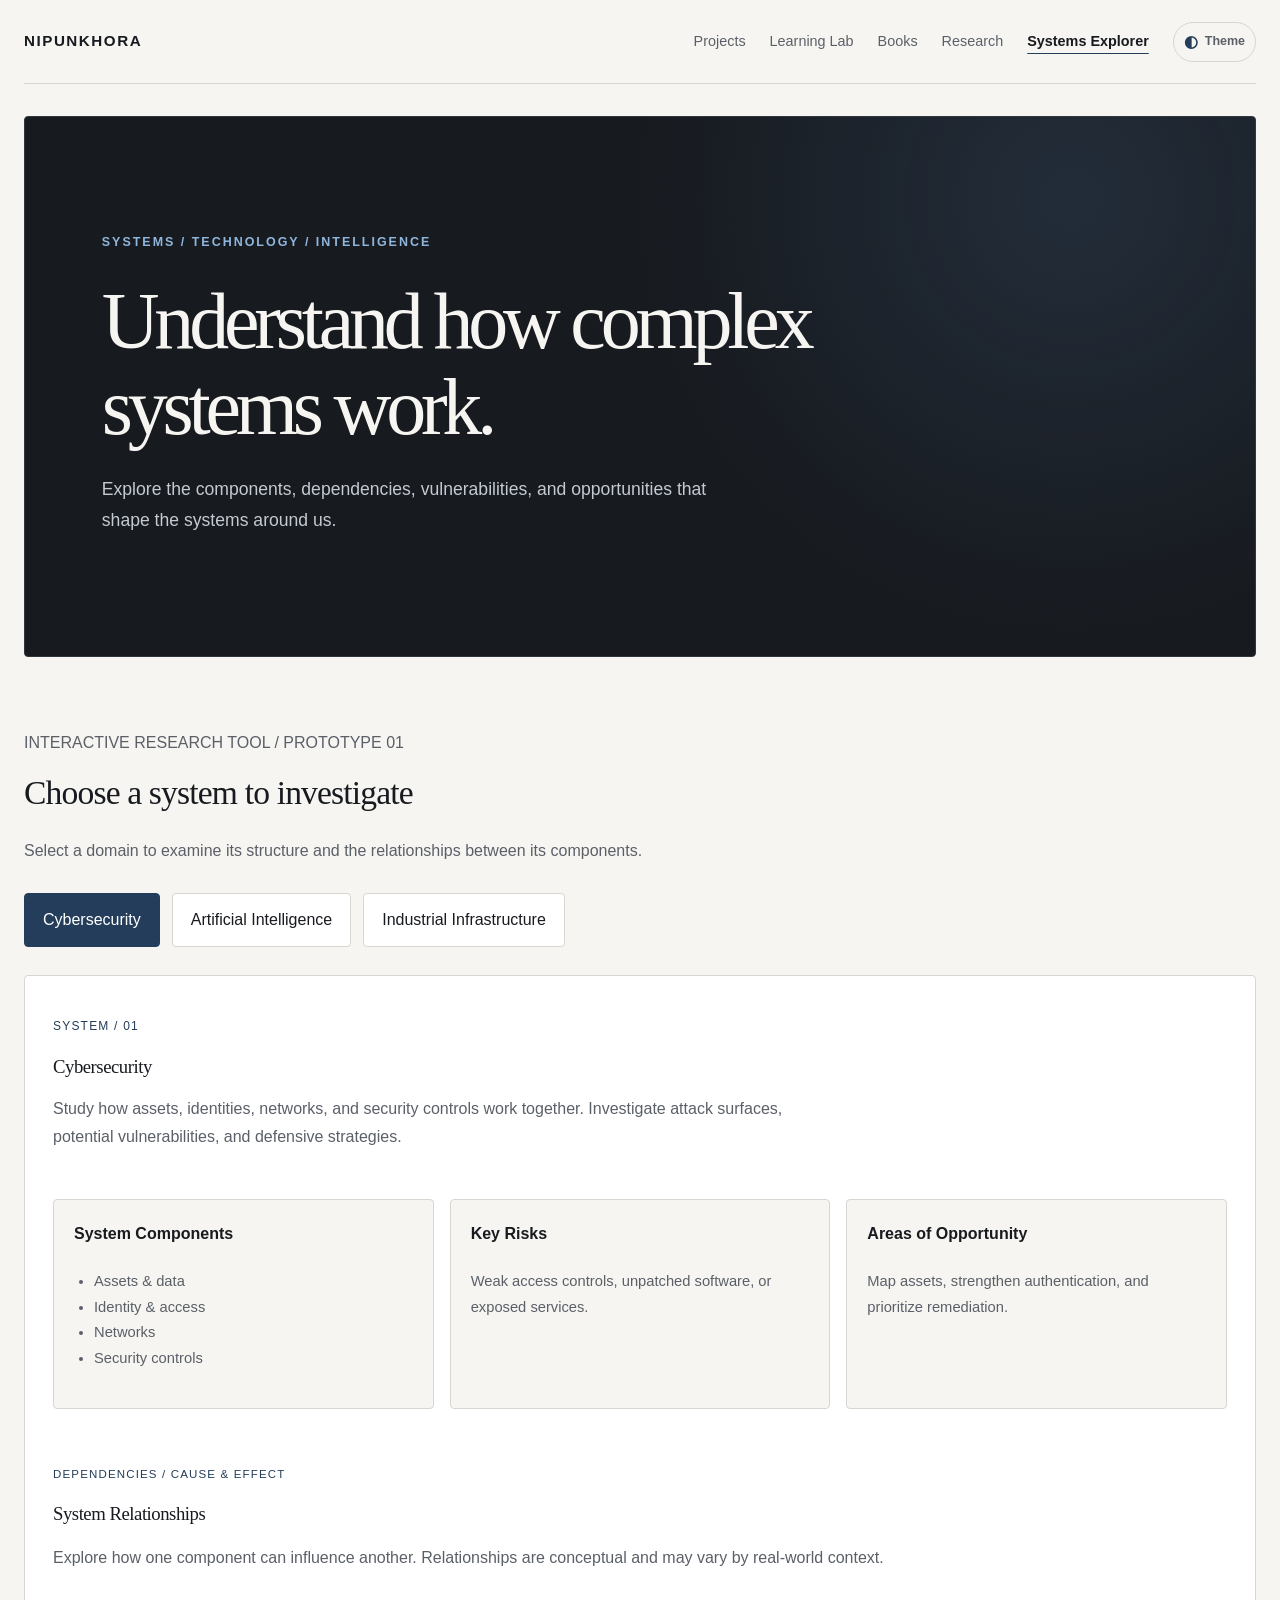
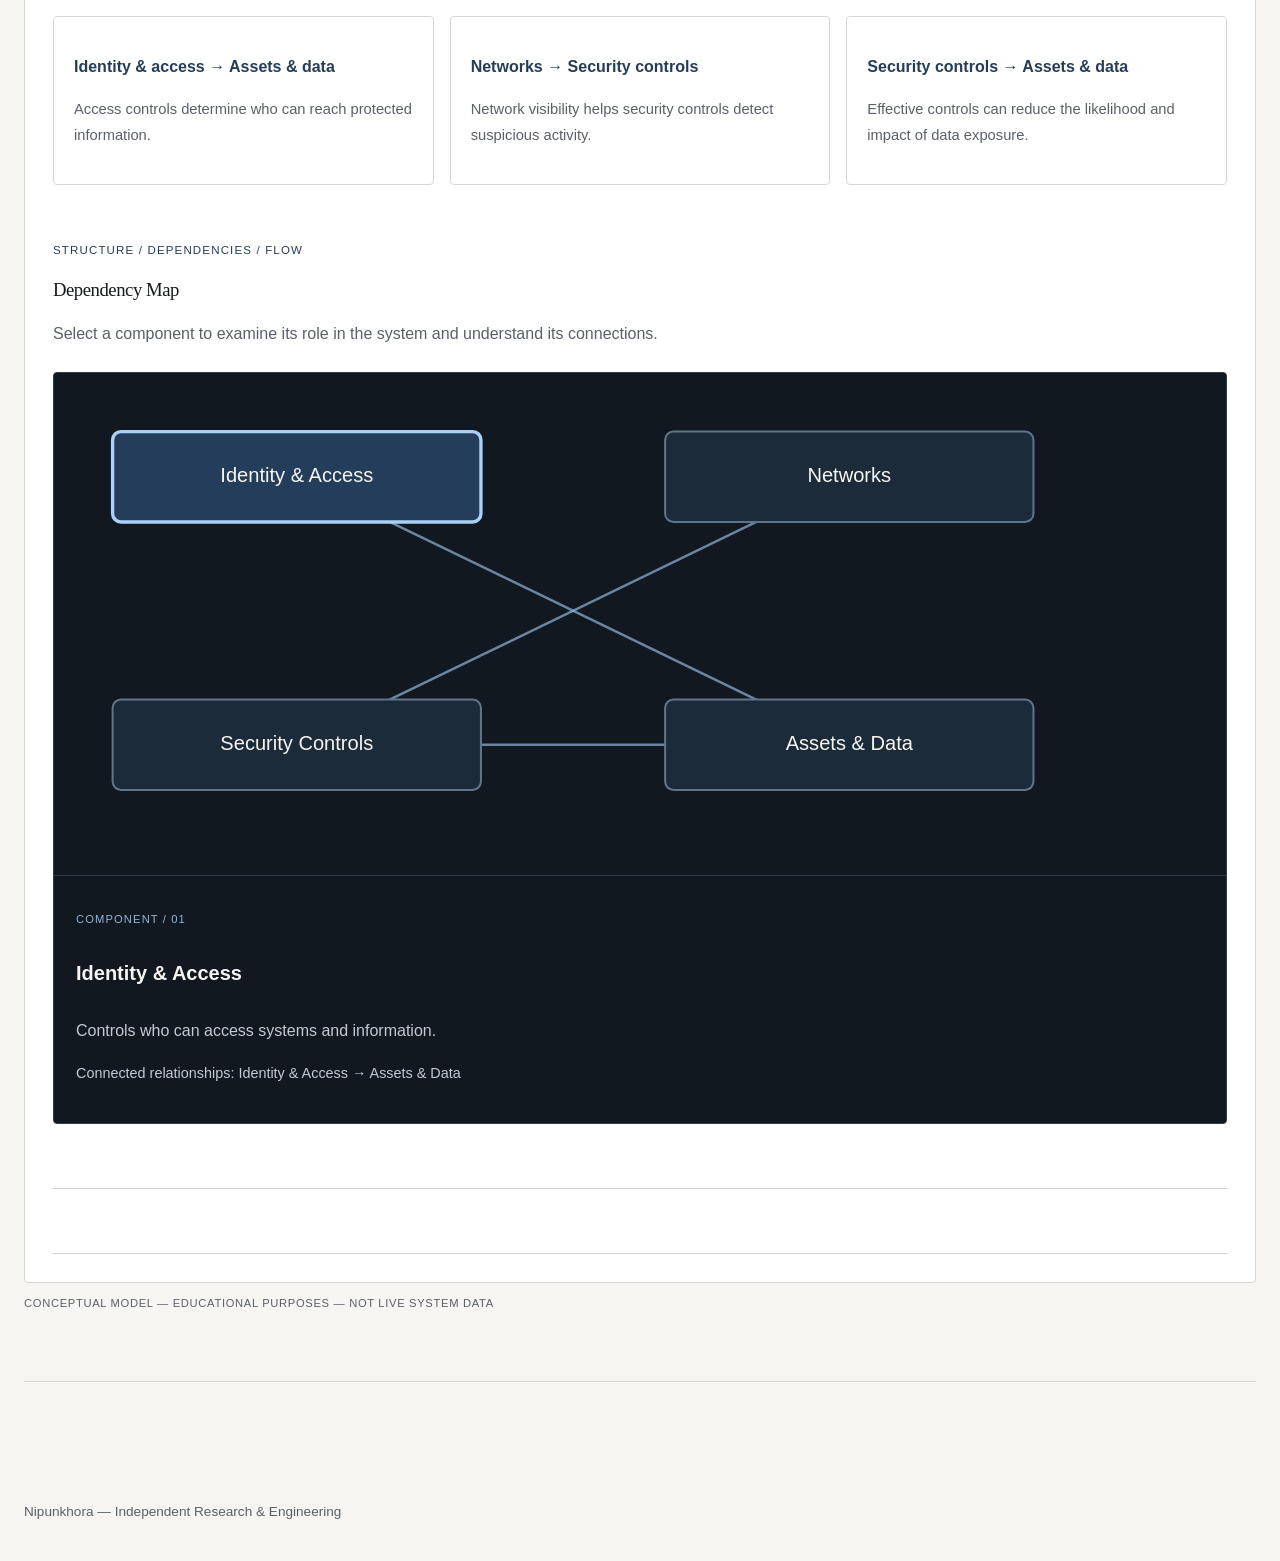
<file: pages/systems-explorer.html>
<!DOCTYPE html>
<html lang="en">
<head>
    <meta charset="UTF-8">
    <meta name="viewport" content="width=device-width, initial-scale=1.0">
    <script src="../assets/js/theme.js"></script>
    <meta name="description" content="Explore how complex technical systems work, connect, and create risks.">
    <title>Systems Explorer | Nipunkhora</title>
    <link rel="stylesheet" href="../assets/css/style.css">
</head>

<body>
    <header>
        <a href="../index.html">NIPUNKHORA</a>

        <nav aria-label="Main navigation">
            <a href="projects.html">Projects</a>
            <a href="learning-lab.html">Learning Lab</a>
            <a href="books.html">Books</a>
            <a href="research.html">Research</a>
            <a href="systems-explorer.html" aria-current="page">Systems Explorer</a>
        </nav>
    </header>

    <main>
        <section id="hero">
            <p>SYSTEMS / TECHNOLOGY / INTELLIGENCE</p>
            <h1>Understand how complex systems work.</h1>
            <p>
                Explore the components, dependencies, vulnerabilities,
                and opportunities that shape the systems around us.
            </p>
        </section>

        <section id="explorer">
            <p>INTERACTIVE RESEARCH TOOL / PROTOTYPE 01</p>
            <h2>Choose a system to investigate</h2>
            <p>
                Select a domain to examine its structure and the
                relationships between its components.
            </p>

            <div id="system-options">
                <button type="button" data-system="cybersecurity">
                    Cybersecurity
                </button>

                <button type="button" data-system="ai">
                    Artificial Intelligence
                </button>

                <button type="button" data-system="infrastructure">
                    Industrial Infrastructure
                </button>
            </div>

            
<div id="system-details" aria-live="polite">
    <p id="system-category">SYSTEM / 01</p>
    <h3 id="system-title">Cybersecurity</h3>
    <p id="system-description">
        Examine how assets, identities, networks, and security
        controls work together to protect a system.
    </p>

    <div class="explorer-grid">
        <article class="explorer-card">
            <h4>System Components</h4>
            <ul id="system-components"></ul>
        </article>

        <article class="explorer-card">
            <h4>Key Risks</h4>
            <p id="system-risk"></p>
        </article>

        <article class="explorer-card">
            <h4>Areas of Opportunity</h4>
            <p id="system-opportunity"></p>
        </article>
    </div>

<section id="relationships-section">
    <p>DEPENDENCIES / CAUSE & EFFECT</p>
    <h3>System Relationships</h3>
    <p>
        Explore how one component can influence another.
        Relationships are conceptual and may vary by real-world context.
    </p>

    <div id="relationship-list" aria-live="polite"></div>


<section id="dependency-section">
    <p>STRUCTURE / DEPENDENCIES / FLOW</p>
    <h3>Dependency Map</h3>
    <p>
        Select a component to examine its role in the system
        and understand its connections.
    </p>

    <div class="dependency-panel">
        <div class="dependency-map">
            <svg id="dependency-svg"
                 viewBox="0 0 700 300"
                 role="group"
                 aria-label="Interactive system dependency map">

                <defs>
                    <marker id="dependency-arrow"
                            markerWidth="8"
                            markerHeight="8"
                            refX="6"
                            refY="3"
                            orient="auto">
                        <path d="M0,0 L0,6 L6,3 Z" fill="#8FB6DC"/>
                    </marker>
                </defs>

                <g id="dependency-edges"></g>
                <g id="dependency-nodes"></g>
            </svg>
        </div>

        <div id="dependency-details" aria-live="polite">
            <p id="dependency-category">COMPONENT / 01</p>
            <h4 id="dependency-title">Identity & Access</h4>
            <p id="dependency-description">
                Select a component in the map to examine its role.
            </p>
            <p id="dependency-connections"></p>
        </div>
    </div>
</section>

</section>

</div>


            <p class="explorer-disclaimer">
                CONCEPTUAL MODEL — EDUCATIONAL PURPOSES —
                NOT LIVE SYSTEM DATA
            </p>
        </section>
    </main>

    <footer>
        <p>Nipunkhora — Independent Research & Engineering</p>
    </footer>

    <script src="../assets/js/main.js" defer></script>
</body>
</html>
</file>
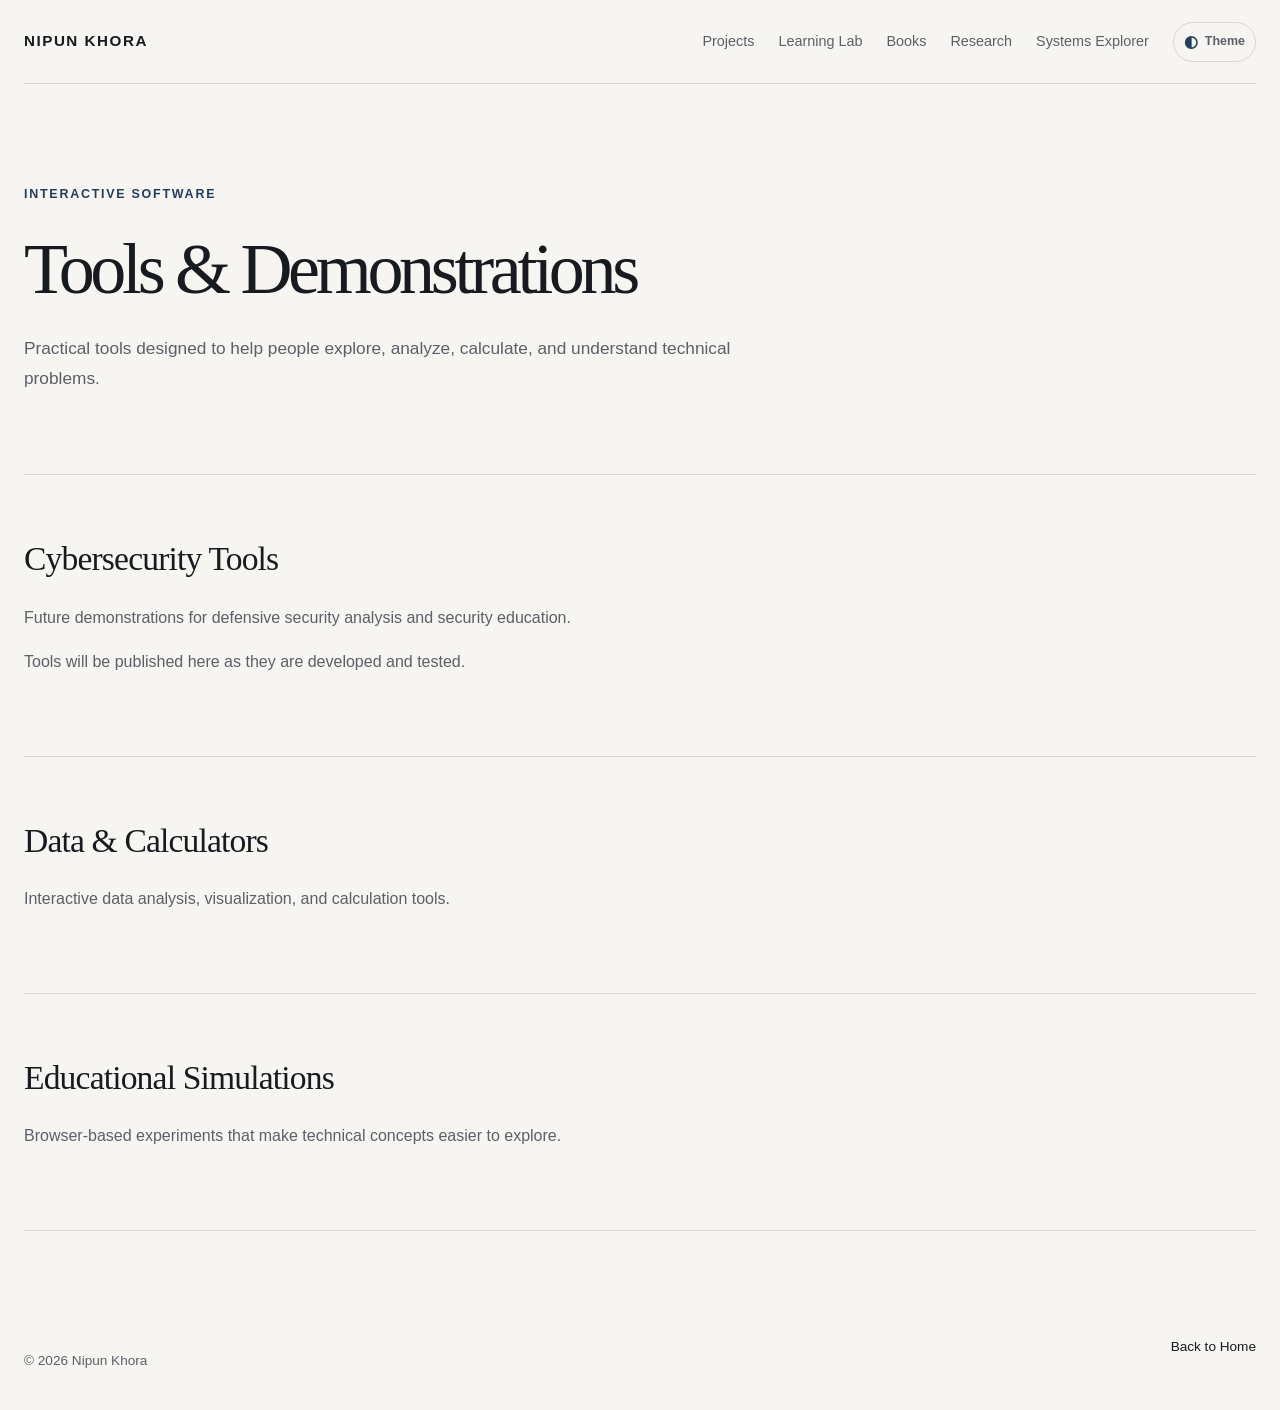
<file: pages/tools.html>
<!DOCTYPE html>
<html lang="en">
<head>
    <meta charset="UTF-8">
    <meta name="viewport" content="width=device-width, initial-scale=1.0">
    <script src="../assets/js/theme.js"></script>
    <title>Tools | Nipun Khora</title>
    <meta name="description" content="Interactive software tools, educational demonstrations, and technical utilities.">
    <link rel="stylesheet" href="../assets/css/style.css">
</head>
<body>
    <header>
        <a href="../index.html">NIPUN KHORA</a>
        <nav aria-label="Main navigation">
            <a href="projects.html">Projects</a>
            <a href="learning-lab.html">Learning Lab</a>
            <a href="books.html">Books</a>
            <a href="research.html">Research</a>
            <a href="systems-explorer.html">Systems Explorer</a>
        </nav>
    </header>

    <main>
        <section>
            <p>INTERACTIVE SOFTWARE</p>
            <h1>Tools & Demonstrations</h1>
            <p>
                Practical tools designed to help people explore,
                analyze, calculate, and understand technical problems.
            </p>
        </section>

        <section>
            <h2>Cybersecurity Tools</h2>
            <p>Future demonstrations for defensive security analysis and security education.</p>
            <p>Tools will be published here as they are developed and tested.</p>
        </section>

        <section>
            <h2>Data & Calculators</h2>
            <p>Interactive data analysis, visualization, and calculation tools.</p>
        </section>

        <section>
            <h2>Educational Simulations</h2>
            <p>Browser-based experiments that make technical concepts easier to explore.</p>
        </section>
    </main>

    <footer>
        <p>&copy; 2026 Nipun Khora</p>
        <a href="../index.html">Back to Home</a>
    </footer>
</body>
</html>
</file>
<file: assets/css/style.css>
/* =====================================
   NIPUN KHORA — PERSONAL TECHNOLOGY LAB
   Phase 1: Initial Design System
   ===================================== */

/* 1. Design tokens */

:root {
    --bg: #0b0e13;
    --surface: #121720;
    --surface-hover: #19212d;
    --text: #edf2f7;
    --muted: #a0adbd;
    --accent: #77b8ff;
    --border: #273242;

    --content-width: 1280px;
    --radius: 12px;
}

/* 2. Basic reset */

* {
    box-sizing: border-box;
}

html {
    scroll-behavior: smooth;
}

body {
    margin: 0;
    background: var(--bg);
    color: var(--text);
    font-family: -apple-system, BlinkMacSystemFont, "Segoe UI",
                 sans-serif;
    line-height: 1.7;
}

a {
    color: inherit;
    text-decoration: none;
}

a:hover {
    color: var(--accent);
}

p {
    color: var(--muted);
}

h1,
h2,
h3 {
    line-height: 1.2;
    letter-spacing: -0.03em;
}

/* 3. Shared page width */

header,
main,
footer {
    width: min(100% - 48px, var(--content-width));
    margin-inline: auto;
}

/* 4. Header and navigation */

header {
    min-height: 84px;
    display: flex;
    align-items: center;
    justify-content: space-between;
    gap: 24px;
    border-bottom: 1px solid var(--border);
}

header > a {
    font-size: 0.95rem;
    font-weight: 800;
    letter-spacing: 0.1em;
    white-space: nowrap;
}

nav {
    display: flex;
    flex-wrap: wrap;
    gap: 24px;
}

nav a {
    color: var(--muted);
    font-size: 0.9rem;
}

nav a:hover {
    color: var(--text);
}

/* 5. Main content */

main {
    padding-bottom: 80px;
}

section {
    padding-block: 64px;
    border-bottom: 1px solid var(--border);
}

section > h2 {
    font-size: clamp(1.6rem, 3vw, 2.1rem);
    margin-top: 0;
    margin-bottom: 24px;
}

/* 6. Hero section */

#hero {
    padding-block: 110px 100px;
}

#hero > p:first-child {
    color: var(--accent);
    font-size: 0.78rem;
    font-weight: 700;
    letter-spacing: 0.16em;
}

#hero h1 {
    max-width: 850px;
    margin-block: 24px;
    font-size: clamp(2.7rem, 7vw, 5.4rem);
    letter-spacing: -0.065em;
}

#hero > p:not(:first-child) {
    max-width: 680px;
    font-size: 1.1rem;
}

#hero > a {
    display: inline-block;
    margin: 20px 12px 0 0;
    padding: 12px 18px;
    border: 1px solid var(--border);
    border-radius: 8px;
    font-size: 0.9rem;
    font-weight: 600;
}

#hero > a:first-of-type {
    background: var(--accent);
    border-color: var(--accent);
    color: #0b0e13;
}

#hero > a:hover {
    transform: translateY(-2px);
}

/* 7. Current focus */

#focus {
    display: grid;
    grid-template-columns: repeat(3, minmax(0, 1fr));
    gap: 20px;
}

#focus > h2 {
    grid-column: 1 / -1;
}

#focus article,
#projects,
#learning,
#research,
#about {
    min-width: 0;
}

#focus article {
    padding: 24px;
    background: var(--surface);
    border: 1px solid var(--border);
    border-radius: var(--radius);
}

#focus article h3 {
    margin-top: 0;
}

/* 8. Footer */

footer {
    display: flex;
    justify-content: space-between;
    flex-wrap: wrap;
    gap: 12px;
    padding-block: 24px;
    font-size: 0.85rem;
}

/* 9. Responsive layout */

@media (max-width: 760px) {
    header {
        align-items: flex-start;
        flex-direction: column;
        justify-content: center;
        padding-block: 20px;
    }

    nav {
        gap: 12px 18px;
    }

    #hero {
        padding-block: 72px;
    }

    #focus {
        grid-template-columns: 1fr;
    }

    section {
        padding-block: 44px;
    }

    footer {
        flex-direction: column;
        gap: 0;
    }
}
/* =====================================
   PHASE 1 — SHARED DESIGN POLISH
   ===================================== */

/* Current page in navigation */

nav a[aria-current="page"] {
    color: var(--text);
    font-weight: 700;
    text-decoration: underline;
    text-decoration-color: var(--accent);
    text-underline-offset: 7px;
}

/* Internal page introductions */

main > section:first-child:not(#hero) {
    padding-block: 88px 64px;
}

main > section:first-child:not(#hero) > p:first-child {
    color: var(--accent);
    font-size: 0.78rem;
    font-weight: 700;
    letter-spacing: 0.14em;
}

main > section:first-child:not(#hero) h1 {
    font-size: clamp(2.5rem, 6vw, 4.5rem);
    letter-spacing: -0.06em;
    margin-block: 20px;
}

main > section:first-child:not(#hero) > p:last-child {
    max-width: 720px;
    font-size: 1.08rem;
}

/* Consistent links */

main section a {
    color: var(--accent);
}

main section a:hover {
    text-decoration: underline;
    text-underline-offset: 4px;
}

/* Project cards and content panels */

main section article {
    padding: 24px;
    margin-top: 20px;
    background: var(--surface);
    border: 1px solid var(--border);
    border-radius: var(--radius);
}

main section article h3 {
    margin-top: 0;
}

/* Smooth, accessible interaction */

a:focus-visible {
    outline: 2px solid var(--accent);
    outline-offset: 5px;
    border-radius: 3px;
}

/* Respect reduced-motion preferences */

@media (prefers-reduced-motion: reduce) {
    html {
        scroll-behavior: auto;
    }

    *,
    *::before,
    *::after {
        transition-duration: 0.01ms !important;
        animation-duration: 0.01ms !important;
        animation-iteration-count: 1 !important;
    }
}

/* Small-screen refinements */

@media (max-width: 480px) {
    header,
    main,
    footer {
        width: calc(100% - 32px);
    }

    nav {
        gap: 10px 14px;
    }

    nav a {
        font-size: 0.85rem;
    }

    #hero h1 {
        font-size: clamp(2.4rem, 11vw, 3.4rem);
    }

    #hero > a {
        margin-right: 6px;
    }
}

/* =========================================
   PHASE 2 — RESEARCH & INTELLIGENCE
   ========================================= */

:root {
    --bg: #F6F5F1;
    --surface: #FFFFFF;
    --surface-hover: #E6E2D9;
    --text: #171A1F;
    --muted: #5B6068;
    --accent: #243D5B;
    --border: #D8D6D0;

    /* Keep the wider layout you preferred */
    --content-width: 1280px;
}

/* Editorial typography */
body {
    background: var(--bg);
    color: var(--text);
    font-family: -apple-system, BlinkMacSystemFont,
        "Segoe UI", sans-serif;
    line-height: 1.75;
}

h1,
h2,
h3 {
    color: var(--text);
    font-family: Georgia, "Times New Roman", serif;
    font-weight: 500;
    letter-spacing: -0.025em;
}

/* Navigation */
header {
    border-bottom: 1px solid var(--border);
}

header > a {
    color: var(--text);
}

nav a {
    color: var(--muted);
}

nav a:hover,
nav a[aria-current="page"] {
    color: var(--text);
}

/* Homepage introduction */
#hero {
    padding-block: 120px 100px;
}

#hero h1 {
    max-width: 900px;
    font-weight: 500;
}

#hero > p:first-child {
    color: var(--accent);
}

/* Primary and secondary links */
#hero > a:first-of-type {
    background: var(--accent);
    border-color: var(--accent);
    color: #FFFFFF;
}

#hero > a:not(:first-of-type) {
    color: var(--text);
    border-color: var(--border);
}

/* Research panels and project cards */
#focus article,
main section article {
    background: var(--surface);
    border: 1px solid var(--border);
    border-radius: 4px;
    box-shadow: none;
}

main section a {
    color: var(--accent);
}

main section a:hover {
    color: var(--text);
}

/* Editorial section dividers */
section {
    border-bottom: 1px solid var(--border);
}

/* Keyboard accessibility */
a:focus-visible {
    outline: 2px solid var(--accent);
    outline-offset: 5px;
}

/* Mobile spacing */
@media (max-width: 760px) {
    #hero {
        padding-block: 76px 64px;
    }
}

/* Phase 2: mission-led technology hero */

#hero {
    position: relative;
    overflow: hidden;
    margin-top: 32px;
    padding: clamp(48px, 8vw, 104px)
             clamp(24px, 6vw, 80px);
    background:
        radial-gradient(
            circle at 85% 15%,
            rgba(76, 112, 151, 0.22),
            transparent 38%
        ),
        #171A1F;
    border: 1px solid #303640;
    border-bottom: 1px solid #303640;
    border-radius: 4px;
    color: #F6F5F1;
}

#hero h1 {
    max-width: 850px;
    color: #F6F5F1;
    font-size: clamp(2.6rem, 6.5vw, 5rem);
    line-height: 1.08;
}

#hero > p:first-child {
    color: #8FB6DC;
}

#hero > p:not(:first-child) {
    max-width: 650px;
    color: #C4CAD2;
}

#hero > a:first-of-type {
    background: #F6F5F1;
    border-color: #F6F5F1;
    color: #171A1F;
}

#hero > a:not(:first-of-type) {
    color: #F6F5F1;
    border-color: #69717D;
}

#hero > a:hover {
    transform: translateY(-2px);
}

@media (max-width: 760px) {
    #hero {
        margin-top: 16px;
        padding: 48px 24px;
    }
}

/* =========================================
   INTERACTIVE SYSTEMS INTELLIGENCE MAP
   ========================================= */

#network-map {
    border-bottom: 1px solid var(--border);
}

#network-map .network-heading {
    max-width: 700px;
    margin-bottom: 30px;
}

#network-map .eyebrow {
    color: var(--accent);
    font-size: 0.75rem;
    font-weight: 700;
    letter-spacing: 0.13em;
}

#network-map .network-heading h2 {
    margin-bottom: 16px;
}

.network-panel {
    overflow: hidden;
    background: #111820;
    color: #F6F5F1;
    border: 1px solid #303B48;
    border-radius: 4px;
}

.network-status,
.network-footer {
    display: flex;
    align-items: center;
    gap: 10px;
    flex-wrap: wrap;
    padding: 16px 20px;
    color: #AAB7C5;
    font-size: 0.68rem;
    letter-spacing: 0.09em;
}

.network-status {
    border-bottom: 1px solid #303B48;
}

.network-status-right {
    margin-left: auto;
}

.status-indicator {
    width: 7px;
    height: 7px;
    flex: 0 0 7px;
    background: #8FB6DC;
    border-radius: 50%;
    box-shadow: 0 0 10px #8FB6DC;
}

.network-canvas {
    width: 100%;
    background: #111820;
}

#systems-svg {
    display: block;
    width: 100%;
    height: auto;
    min-height: 280px;
}

.network-connections path {
    fill: none;
    stroke: #465666;
    stroke-width: 1.2;
}

.network-signals path {
    fill: none;
    stroke: #8FB6DC;
    stroke-width: 1.6;
    stroke-dasharray: 3 15;
    animation: signal-flow 5s linear infinite;
    opacity: 0.8;
}

.network-node {
    cursor: pointer;
    outline: none;
}

.network-node .node-halo {
    fill: #8FB6DC;
    fill-opacity: 0.04;
    stroke: #60758C;
    stroke-opacity: 0.7;
    stroke-width: 1;
    transition: fill-opacity 180ms ease,
                stroke 180ms ease;
}

.network-node .node-core {
    fill: #8FB6DC;
    transition: r 180ms ease;
}

.network-node .node-center {
    fill: #FFFFFF;
}

.network-node text {
    fill: #CAD4DF;
    font-family: -apple-system, BlinkMacSystemFont,
        "Segoe UI", sans-serif;
    font-size: 11px;
    font-weight: 600;
    letter-spacing: 0.7px;
    pointer-events: none;
}

.network-node:hover .node-halo,
.network-node:focus-visible .node-halo,
.network-node.is-selected .node-halo {
    fill-opacity: 0.16;
    stroke: #A9D1F5;
    stroke-opacity: 1;
}

.network-node.is-selected .node-core {
    filter: url(#node-glow);
}

.network-node:focus-visible .node-halo {
    stroke-width: 2.5;
}

.network-detail {
    display: flex;
    justify-content: space-between;
    align-items: flex-start;
    gap: 20px;
    padding: 24px;
    border-top: 1px solid #303B48;
}

.network-detail-label {
    color: #8FB6DC;
    font-size: 0.68rem;
    letter-spacing: 0.1em;
}

.network-detail h3 {
    margin: 8px 0;
    color: #F6F5F1;
    font-size: 1.5rem;
}

.network-detail p:last-child {
    max-width: 600px;
    margin-bottom: 0;
    color: #C4CAD2;
    font-size: 0.92rem;
}

.network-detail-mark {
    color: #8FB6DC;
    font-size: 1.5rem;
}

.network-footer {
    justify-content: space-between;
    border-top: 1px solid #303B48;
    font-size: 0.62rem;
}

@keyframes signal-flow {
    to { stroke-dashoffset: -72; }
}

@media (max-width: 600px) {
    #systems-svg {
        min-height: 0;
    }

    .network-node text {
        font-size: 13px;
    }

    .network-status,
    .network-footer {
        padding: 12px;
        font-size: 0.58rem;
    }

    .network-detail {
        padding: 18px;
    }

    .network-detail h3 {
        font-size: 1.3rem;
    }
}

@media (prefers-reduced-motion: reduce) {
    .network-signals path {
        animation: none;
    }

    .network-node .node-halo,
    .network-node .node-core {
        transition: none;
    }
}

/* =========================================
   SYSTEMS EXPLORER DETAIL PANELS
   ========================================= */

#explorer {
    padding-block: 56px;
    border-bottom: 1px solid var(--border);
}

#system-options {
    display: flex;
    flex-wrap: wrap;
    gap: 12px;
    margin: 28px 0;
}

#system-options button {
    padding: 12px 18px;
    background: var(--surface);
    color: var(--text);
    border: 1px solid var(--border);
    border-radius: 4px;
    cursor: pointer;
    font: inherit;
    transition: background 160ms ease, color 160ms ease;
}

#system-options button:hover,
#system-options button:focus-visible {
    border-color: var(--accent);
}

#system-options button.is-selected {
    background: var(--accent);
    color: #FFFFFF;
    border-color: var(--accent);
}

#system-details {
    padding: 28px;
    background: var(--surface);
    border: 1px solid var(--border);
    border-radius: 4px;
}

#system-category {
    color: var(--accent);
    font-size: 0.75rem;
    letter-spacing: 0.1em;
}

#system-title {
    margin-bottom: 12px;
}

#system-description {
    max-width: 760px;
    color: var(--muted);
}

.explorer-grid {
    display: grid;
    grid-template-columns: repeat(3, minmax(0, 1fr));
    gap: 16px;
    margin-top: 28px;
}

.explorer-card {
    padding: 20px;
    background: var(--bg);
    border: 1px solid var(--border);
    border-radius: 4px;
}

.explorer-card h4 {
    margin-top: 0;
}

.explorer-card p,
.explorer-card li {
    color: var(--muted);
    font-size: 0.92rem;
}

.explorer-card ul {
    padding-left: 20px;
}

.explorer-disclaimer {
    color: var(--muted);
    font-size: 0.7rem;
    letter-spacing: 0.06em;
}

@media (max-width: 760px) {
    .explorer-grid {
        grid-template-columns: 1fr;
    }

    #system-details {
        padding: 20px;
    }
}

/* SYSTEM RELATIONSHIPS */

#relationships-section {
    padding-top: 44px;
}

#relationships-section > p:first-child {
    color: var(--accent);
    font-size: 0.72rem;
    letter-spacing: 0.1em;
}

#relationship-list {
    display: grid;
    grid-template-columns: repeat(3, minmax(0, 1fr));
    gap: 16px;
    margin-top: 24px;
}

.relationship-card {
    padding: 20px;
    background: var(--surface);
    border: 1px solid var(--border);
    border-radius: 4px;
}

.relationship-card .relationship-path {
    color: var(--accent);
    font-weight: 600;
}

.relationship-card p:last-child {
    color: var(--muted);
    font-size: 0.92rem;
}

@media (max-width: 760px) {
    #relationship-list {
        grid-template-columns: 1fr;
    }
}

/* INTERACTIVE DEPENDENCY MAP */

#dependency-section {
    padding-top: 44px;
}

#dependency-section > p:first-child {
    color: var(--accent);
    font-size: 0.72rem;
    letter-spacing: 0.1em;
}

.dependency-panel {
    overflow: hidden;
    margin-top: 24px;
    background: #111820;
    color: #F6F5F1;
    border: 1px solid #303B48;
    border-radius: 4px;
}

.dependency-map {
    width: 100%;
    overflow-x: auto;
}

#dependency-svg {
    display: block;
    width: 100%;
    min-width: 480px;
    height: auto;
    background-color: #111820;
}

.dependency-edge {
    stroke: #8FB6DC;
    stroke-width: 1.5;
    opacity: 0.7;
}

.dependency-node {
    cursor: pointer;
    outline: none;
}

.dependency-node rect {
    fill: #1C2B39;
    stroke: #60758C;
    stroke-width: 1.2;
    rx: 5;
}

.dependency-node text {
    fill: #F6F5F1;
    font-size: 12px;
    text-anchor: middle;
    dominant-baseline: middle;
    pointer-events: none;
}

.dependency-node.is-selected rect,
.dependency-node:hover rect,
.dependency-node:focus-visible rect {
    fill: #243D5B;
    stroke: #A9D1F5;
    stroke-width: 2;
}

#dependency-details {
    padding: 22px;
    border-top: 1px solid #303B48;
}

#dependency-details p {
    color: #C4CAD2;
}

#dependency-details #dependency-category {
    color: #8FB6DC;
    font-size: 0.7rem;
    letter-spacing: 0.1em;
}

#dependency-details h4 {
    color: #F6F5F1;
    font-size: 1.25rem;
}

#dependency-details #dependency-connections {
    font-size: 0.9rem;
}

@media (max-width: 600px) {
    #dependency-svg {
        min-width: 480px;
    }
}

/* =========================================
   UI-01 — GLOBAL THEME SYSTEM
   ========================================= */

:root {
    color-scheme: light;
    --bg: #F6F5F1;
    --surface: #FFFFFF;
    --surface-hover: #E6E2D9;
    --text: #171A1F;
    --muted: #5B6068;
    --accent: #243D5B;
    --border: #D8D6D0;
    --theme-menu-bg: #FFFFFF;
    --theme-shadow: 0 12px 30px rgba(23, 26, 31, .14);
    --book-visual: #EEF0EE;
}

:root[data-theme="dark"] {
    color-scheme: dark;
    --bg: #0D121A;
    --surface: #151D28;
    --surface-hover: #202C3A;
    --text: #F1F4F7;
    --muted: #B1BBC7;
    --accent: #9CCBFA;
    --border: #344252;
    --theme-menu-bg: #151D28;
    --theme-shadow: 0 14px 32px rgba(0, 0, 0, .34);
    --book-visual: #1B2632;
}

body,
header,
footer,
section,
main section article,
button,
input,
select,
textarea {
    transition: background-color 180ms ease, border-color 180ms ease, color 180ms ease;
}

header nav {
    align-items: center;
}

.theme-control {
    position: relative;
    flex: 0 0 auto;
}

.theme-button {
    display: inline-flex;
    min-height: 40px;
    align-items: center;
    gap: 7px;
    padding: 7px 10px;
    border: 1px solid var(--border);
    border-radius: 999px;
    background: transparent;
    color: var(--muted);
    cursor: pointer;
    font: inherit;
    font-size: .78rem;
    font-weight: 700;
}

.theme-button:hover,
.theme-button[aria-expanded="true"] {
    border-color: var(--accent);
    color: var(--text);
}

.theme-button:focus-visible,
.theme-menu button:focus-visible {
    outline: 2px solid var(--accent);
    outline-offset: 3px;
}

.theme-button-icon,
.theme-choice-icon {
    color: var(--accent);
    font-size: 1rem;
    line-height: 1;
}

.theme-menu {
    position: absolute;
    top: calc(100% + 10px);
    right: 0;
    z-index: 20;
    min-width: 148px;
    padding: 6px;
    border: 1px solid var(--border);
    background: var(--theme-menu-bg);
    box-shadow: var(--theme-shadow);
}

.theme-menu[hidden] {
    display: none;
}

.theme-menu button {
    display: grid;
    width: 100%;
    grid-template-columns: 22px 1fr 18px;
    align-items: center;
    gap: 7px;
    min-height: 40px;
    padding: 8px 9px;
    border: 0;
    background: transparent;
    color: var(--text);
    cursor: pointer;
    font: inherit;
    font-size: .82rem;
    text-align: left;
}

.theme-menu button:hover,
.theme-menu button.is-selected {
    background: var(--surface-hover);
}

.theme-check {
    color: var(--accent);
    font-weight: 800;
    text-align: center;
}

:root[data-theme="dark"] .network-panel,
:root[data-theme="dark"] .dependency-panel {
    border-color: #46586B;
}

:root[data-theme="dark"] .books-page .empty-state {
    background: rgba(21, 29, 40, .72);
}

:root[data-theme="dark"] .books-page .status-currently-reading {
    color: #9CCBFA;
}

:root[data-theme="dark"] .books-page .status-completed {
    color: #B5D6B5;
}

:root[data-theme="dark"] .books-page .status-paused {
    color: #E0C387;
}

.books-page .book-card-visual {
    background: var(--book-visual);
}

@media (max-width: 760px) {
    .theme-button-text {
        position: absolute;
        width: 1px;
        height: 1px;
        overflow: hidden;
        clip: rect(0 0 0 0);
        clip-path: inset(50%);
        white-space: nowrap;
    }

    .theme-button {
        width: 42px;
        justify-content: center;
        padding-inline: 8px;
    }
}

@media (prefers-reduced-motion: reduce) {
    body,
    header,
    footer,
    section,
    main section article,
    button,
    input,
    select,
    textarea {
        transition-duration: 0.01ms !important;
    }
}
</file>
<file: assets/css/books.css>
/* Bookshelf foundation: intentionally scoped so the shared site remains unchanged. */
.books-page main {
    padding-bottom: 24px;
}

.books-page .books-hero,
.books-page .books-section {
    padding-block: clamp(64px, 9vw, 112px);
}

.books-page .books-hero {
    display: grid;
    grid-template-columns: minmax(0, 1.05fr) minmax(320px, .95fr);
    gap: clamp(40px, 8vw, 120px);
    align-items: center;
    min-height: 590px;
    padding-inline: clamp(8px, 3vw, 48px);
    border-bottom: 1px solid var(--border);
}

.books-page .books-kicker,
.books-page .subject-number,
.books-page .empty-index {
    color: var(--accent);
    font-size: .7rem;
    font-weight: 700;
    letter-spacing: .15em;
    text-transform: uppercase;
}

.books-page .books-hero h1 {
    max-width: 720px;
    margin: 20px 0 16px;
    font-size: clamp(3.6rem, 8vw, 7.2rem);
    line-height: .95;
}

.books-page .books-lede {
    max-width: 600px;
    margin: 0;
    color: var(--text);
    font-family: Georgia, "Times New Roman", serif;
    font-size: clamp(1.3rem, 2.3vw, 1.8rem);
    line-height: 1.35;
}

.books-page .books-intro {
    max-width: 560px;
    margin: 22px 0 0;
    font-size: 1rem;
}

.books-page .books-actions {
    display: flex;
    flex-wrap: wrap;
    gap: 12px;
    margin-top: 30px;
}

.books-page .books-button {
    display: inline-flex;
    min-height: 48px;
    align-items: center;
    padding: 11px 17px;
    border: 1px solid var(--border);
    color: var(--text);
    font-size: .88rem;
    font-weight: 600;
}

.books-page .books-button:hover,
.books-page .books-button:focus-visible {
    border-color: var(--accent);
    text-decoration: none;
    transform: translateY(-2px);
}

.books-page .books-button-primary {
    border-color: var(--accent);
    background: var(--accent);
    color: #fff;
}

.books-page .books-orbit {
    position: relative;
    min-height: 430px;
    isolation: isolate;
}

.books-page .books-orbit::before {
    position: absolute;
    inset: 13% 8%;
    z-index: -1;
    border: 1px solid rgba(169, 209, 245, .35);
    border-radius: 50%;
    content: "";
    transform: rotate(-18deg) skewX(-16deg);
}

.books-page .books-orbit::after {
    position: absolute;
    top: 50%;
    left: 50%;
    width: 8px;
    height: 8px;
    border-radius: 50%;
    background: #a9d1f5;
    box-shadow: 0 0 22px 8px rgba(169, 209, 245, .3);
    content: "";
    transform: translate(-50%, -50%);
}

.books-page .orbit-line {
    position: absolute;
    inset: 24% 18%;
    border-block: 1px solid rgba(169, 209, 245, .18);
    transform: rotate(34deg);
}

.books-page .orbit-line-two {
    transform: rotate(-47deg);
}

.books-page .floating-book {
    position: absolute;
    display: block;
    width: 92px;
    height: 152px;
    border: 1px solid #8fb6dc;
    background: linear-gradient(90deg, #243d5b 0 12%, #111820 12% 100%);
    box-shadow: 8px 10px 0 rgba(17, 24, 32, .28), 0 14px 30px rgba(17, 24, 32, .2);
    transform: rotate(-15deg) skewY(-8deg);
    animation: book-float 8s ease-in-out infinite;
}

.books-page .floating-book::before,
.books-page .floating-book::after,
.books-page .floating-book span {
    position: absolute;
    content: "";
}

.books-page .floating-book::before {
    top: 18px;
    right: 12px;
    left: 22px;
    height: 1px;
    background: #8fb6dc;
    box-shadow: 0 12px #8fb6dc, 0 24px #8fb6dc;
    opacity: .6;
}

.books-page .floating-book::after {
    top: 0;
    right: -9px;
    width: 8px;
    height: 100%;
    border-block: 1px solid #60758c;
    background: #1c2b39;
    transform: skewY(50deg);
    transform-origin: left;
}

.books-page .floating-book span {
    top: -9px;
    left: 11px;
    width: 100%;
    height: 8px;
    border: 1px solid #60758c;
    background: #1c2b39;
    transform: skewX(40deg);
}

.books-page .floating-book-one { top: 8%; left: 12%; animation-delay: -1s; }
.books-page .floating-book-two { top: 48%; right: 4%; width: 72px; height: 120px; transform: rotate(18deg) skewY(-8deg); animation-delay: -3s; }
.books-page .floating-book-three { bottom: 4%; left: 27%; width: 75px; height: 125px; transform: rotate(6deg) skewY(-8deg); animation-delay: -5s; }
.books-page .floating-book-four { top: 23%; right: 30%; width: 58px; height: 98px; transform: rotate(37deg) skewY(-8deg); animation-delay: -7s; }

@keyframes book-float { 0%, 100% { margin-top: 0; } 50% { margin-top: -14px; } }

.books-page .books-section { display: block; }
.books-page .section-heading { margin-bottom: 30px; }
.books-page .section-heading h2 { margin: 12px 0 0; font-size: clamp(2.2rem, 5vw, 4rem); }
.books-page .section-heading-wide { max-width: 640px; }
.books-page .section-heading-wide > p:last-child { margin-top: 14px; font-size: 1.05rem; }

.books-page .empty-state {
    border: 1px solid var(--border);
    background: rgba(255, 255, 255, .55);
}

.books-page .empty-state h3 { margin: 0 0 8px; font-size: 1.35rem; }
.books-page .empty-state p { max-width: 580px; margin: 0; }
.books-page .empty-state-reading { display: grid; grid-template-columns: auto 1fr auto; gap: 22px; align-items: center; padding: 30px; }
.books-page .currently-reading-list { display: grid; grid-template-columns: repeat(3, minmax(0, 1fr)); gap: 18px; }
.books-page .empty-mark { color: var(--accent); font-size: 2.6rem; line-height: 1; }
.books-page .empty-index { white-space: nowrap; }

.books-page .subject-grid { display: grid; grid-template-columns: repeat(4, minmax(0, 1fr)); gap: 12px; }
.books-page .subject-card { position: relative; min-height: 205px; padding: 22px; border: 1px solid var(--border); background: var(--surface); transition: background-color .2s ease, transform .2s ease, border-color .2s ease; }
.books-page .subject-card { display: block; width: 100%; color: var(--text); cursor: pointer; font: inherit; text-align: left; }
.books-page .subject-card:hover, .books-page .subject-card:focus-visible, .books-page .subject-card.is-active { border-color: var(--accent); background: var(--surface-hover); text-decoration: none; transform: translateY(-4px); }
.books-page .subject-card h3 { margin: 34px 0 10px; font-size: 1.25rem; }
.books-page .subject-card p { margin: 0; font-size: .9rem; line-height: 1.55; }
.books-page .subject-arrow { position: absolute; right: 20px; bottom: 18px; color: var(--accent); font-size: 1.2rem; }

.books-page .collection-heading { display: flex; justify-content: space-between; gap: 40px; align-items: end; }
.books-page .collection-note { max-width: 300px; margin: 0 0 8px; font-size: .88rem; }
.books-page .collection-empty { display: grid; min-height: 280px; place-items: center; padding: 42px 20px; text-align: center; }
.books-page .collection-empty h3 { margin-top: 24px; }
.books-page .collection-empty .empty-index { margin-top: 22px; }
.books-page .collection-signal { display: flex; align-items: end; gap: 5px; height: 42px; }
.books-page .collection-signal span { display: block; width: 7px; background: var(--accent); }
.books-page .collection-signal span:nth-child(1) { height: 18px; opacity: .45; }
.books-page .collection-signal span:nth-child(2) { height: 42px; }
.books-page .collection-signal span:nth-child(3) { height: 27px; opacity: .7; }
.books-page .journal-empty { display: flex; gap: 24px; align-items: center; padding: 32px; }
.books-page .journal-line { display: block; width: 44px; height: 2px; flex: 0 0 auto; background: var(--accent); }

/* B02 catalog controls and cards */
.books-page .catalog-toolbar { display: grid; grid-template-columns: minmax(0, 1fr) 220px; gap: 20px; align-items: end; margin-top: 42px; }
.books-page .catalog-toolbar label, .books-page .filter-label { display: block; margin-bottom: 8px; color: var(--text); font-size: .78rem; font-weight: 700; letter-spacing: .08em; text-transform: uppercase; }
.books-page .search-field { position: relative; }
.books-page .search-field input, .books-page .catalog-sort select { width: 100%; min-height: 48px; border: 1px solid var(--border); border-radius: 0; background: var(--surface); color: var(--text); font: inherit; }
.books-page .search-field input { padding: 10px 78px 10px 14px; }
.books-page .catalog-sort select { padding: 10px 36px 10px 14px; }
.books-page .search-field input::placeholder { color: var(--muted); }
.books-page .search-field input:focus-visible, .books-page .catalog-sort select:focus-visible, .books-page .category-filter-button:focus-visible { outline: 2px solid var(--accent); outline-offset: 3px; }
.books-page .clear-search { position: absolute; top: 50%; right: 8px; min-height: 32px; padding: 4px 8px; border: 0; background: transparent; color: var(--accent); cursor: pointer; font: inherit; font-size: .82rem; font-weight: 700; transform: translateY(-50%); }
.books-page .clear-search:hover { text-decoration: underline; text-underline-offset: 3px; }
.books-page .category-filter { margin-top: 26px; }
.books-page .category-filter-list { display: flex; flex-wrap: wrap; gap: 8px; }
.books-page .category-filter-button { min-height: 40px; padding: 8px 12px; border: 1px solid var(--border); border-radius: 999px; background: transparent; color: var(--muted); cursor: pointer; font: inherit; font-size: .84rem; }
.books-page .category-filter-button:hover, .books-page .category-filter-button.is-active { border-color: var(--accent); background: var(--accent); color: #fff; }
.books-page .catalog-status { min-height: 28px; margin: 22px 0 0; color: var(--muted); font-size: .82rem; }
.books-page .book-grid { display: grid; grid-template-columns: repeat(4, minmax(0, 1fr)); gap: 18px; }
.books-page .book-card { min-width: 0; margin: 0; padding: 0; overflow: hidden; border: 1px solid var(--border); border-radius: 4px; background: var(--surface); transition: border-color .2s ease, transform .2s ease, box-shadow .2s ease; }
.books-page .book-card:hover { border-color: var(--accent); box-shadow: 0 10px 24px rgba(23, 26, 31, .08); transform: translateY(-4px); }
.books-page .book-card-visual { display: grid; min-height: 230px; place-items: center; padding: 20px; background: #eef0ee; }
.books-page .book-cover { display: block; width: 120px; height: 172px; object-fit: cover; box-shadow: 7px 8px 0 rgba(36, 61, 91, .16); }
.books-page .book-cover-fallback { position: relative; display: flex; flex-direction: column; justify-content: space-between; padding: 14px; border: 1px solid #8fb6dc; background: linear-gradient(145deg, #111820, #243d5b); color: #f6f5f1; }
.books-page .book-cover-mark { font-size: .6rem; font-weight: 700; letter-spacing: .16em; }
.books-page .book-cover-initial { align-self: end; font-family: Georgia, "Times New Roman", serif; font-size: 3.2rem; line-height: 1; }
.books-page .book-card-content { padding: 18px; }
.books-page .book-card-category { margin: 0 0 10px; color: var(--accent); font-size: .68rem; font-weight: 700; letter-spacing: .1em; line-height: 1.35; text-transform: uppercase; }
.books-page .book-card-title { margin: 0; font-size: 1.25rem; line-height: 1.18; }
.books-page .book-card-author { margin: 8px 0 14px; color: var(--muted); font-size: .88rem; }
.books-page .book-status { display: inline-block; padding: 4px 8px; border: 1px solid var(--border); color: var(--text); font-size: .7rem; font-weight: 700; letter-spacing: .04em; }
.books-page .status-currently-reading { border-color: #6c8eaf; color: #355c81; }
.books-page .status-completed { border-color: #759477; color: #426145; }
.books-page .status-paused { border-color: #a38d61; color: #735c2b; }
.books-page .book-card-description { margin: 16px 0 0; font-size: .86rem; line-height: 1.55; }
.books-page .book-card-progress { margin: 12px 0 0; color: var(--accent); font-size: .78rem; font-weight: 700; }
.books-page .book-details-button { display: inline-flex; min-height: 40px; margin-top: 16px; padding: 8px 11px; border: 1px solid var(--border); background: transparent; color: var(--accent); cursor: pointer; font: inherit; font-size: .78rem; font-weight: 700; }
.books-page .book-details-button:hover { border-color: var(--accent); background: var(--surface-hover); }
.books-page .catalog-state[hidden], .books-page .book-grid[hidden] { display: none; }

.books-page .book-details-dialog { width: min(820px, calc(100% - 32px)); max-height: min(760px, calc(100% - 32px)); padding: 0; border: 1px solid var(--border); background: var(--surface); color: var(--text); }
.books-page .book-details-dialog::backdrop { background: rgba(17, 24, 32, .62); }
.books-page .book-details-shell { position: relative; display: grid; grid-template-columns: 190px minmax(0, 1fr); gap: 34px; padding: 42px; }
.books-page .book-details-shell > .book-cover { width: 170px; height: 244px; }
.books-page .book-details-close { position: absolute; top: 16px; right: 16px; min-height: 36px; padding: 7px 10px; border: 1px solid var(--border); background: var(--surface); color: var(--text); cursor: pointer; font: inherit; font-size: .8rem; font-weight: 700; }
.books-page .book-details-close:hover { border-color: var(--accent); }
.books-page .book-details-copy h2 { margin: 10px 0 4px; font-size: clamp(2rem, 5vw, 3.4rem); }
.books-page .book-details-subtitle, .books-page .book-details-author { margin: 0; }
.books-page .book-details-subtitle { font-family: Georgia, "Times New Roman", serif; font-size: 1.1rem; }
.books-page .book-details-author { margin-top: 8px; color: var(--muted); }
.books-page .book-details-status { display: inline-block; margin: 18px 0 0; padding: 5px 8px; border: 1px solid var(--accent); color: var(--accent); font-size: .75rem; font-weight: 700; }
.books-page .book-details-progress { color: var(--accent); font-size: .85rem; font-weight: 700; }
.books-page .book-details-description { margin-top: 22px; }
.books-page .book-details-metadata { display: grid; grid-template-columns: repeat(2, minmax(0, 1fr)); gap: 12px 22px; margin: 24px 0 0; }
.books-page .book-detail-field dt { color: var(--accent); font-size: .68rem; font-weight: 700; letter-spacing: .1em; text-transform: uppercase; }
.books-page .book-detail-field dd { margin: 2px 0 0; color: var(--text); font-size: .85rem; overflow-wrap: anywhere; }
.books-page .book-details-notes { margin-top: 24px; padding-top: 20px; border-top: 1px solid var(--border); }
.books-page .book-details-notes h3 { margin-bottom: 6px; font-size: 1.2rem; }
.books-page .book-details-notes p { margin: 0; white-space: pre-line; }

@media (max-width: 900px) {
    .books-page .books-hero { grid-template-columns: minmax(0, 1fr) minmax(250px, .75fr); gap: 30px; }
    .books-page .subject-grid { grid-template-columns: repeat(2, minmax(0, 1fr)); }
    .books-page .book-grid { grid-template-columns: repeat(3, minmax(0, 1fr)); }
}

@media (max-width: 640px) {
    .books-page .books-hero { display: block; min-height: 0; padding-block: 68px 60px; }
    .books-page .books-orbit { min-height: 280px; margin-top: 42px; }
    .books-page .floating-book-one { left: 14%; }
    .books-page .floating-book-two { right: 2%; }
    .books-page .floating-book-three { left: 32%; }
    .books-page .floating-book-four { right: 25%; }
    .books-page .empty-state-reading { grid-template-columns: auto 1fr; padding: 24px; }
    .books-page .currently-reading-list { grid-template-columns: repeat(2, minmax(0, 1fr)); }
    .books-page .empty-state-reading .empty-index { grid-column: 2; }
    .books-page .subject-grid { grid-template-columns: 1fr; }
    .books-page .subject-card { min-height: 170px; }
    .books-page .catalog-toolbar { grid-template-columns: 1fr; gap: 16px; }
    .books-page .category-filter-list { flex-wrap: nowrap; overflow-x: auto; padding: 4px 2px 8px; scrollbar-width: thin; }
    .books-page .category-filter-button { flex: 0 0 auto; min-height: 44px; }
    .books-page .book-grid { grid-template-columns: repeat(2, minmax(0, 1fr)); gap: 12px; }
    .books-page .currently-reading-list { grid-template-columns: 1fr; }
    .books-page .book-card-visual { min-height: 180px; padding: 14px; }
    .books-page .book-cover { width: 88px; height: 128px; }
    .books-page .book-card-content { padding: 14px; }
    .books-page .book-card-title { font-size: 1.08rem; }
    .books-page .book-card-description { font-size: .8rem; }
    .books-page .book-details-shell { display: block; padding: 48px 24px 28px; }
    .books-page .book-details-shell > .book-cover { width: 110px; height: 158px; margin-bottom: 24px; }
    .books-page .book-details-metadata { grid-template-columns: 1fr; }
    .books-page .collection-heading { display: block; }
    .books-page .collection-note { margin-top: 16px; }
    .books-page .journal-empty { align-items: flex-start; padding: 24px; }
}

@media (prefers-reduced-motion: reduce) {
    .books-page .floating-book { animation: none; }
    .books-page .books-button:hover, .books-page .subject-card:hover { transform: none; }
}
</file>
